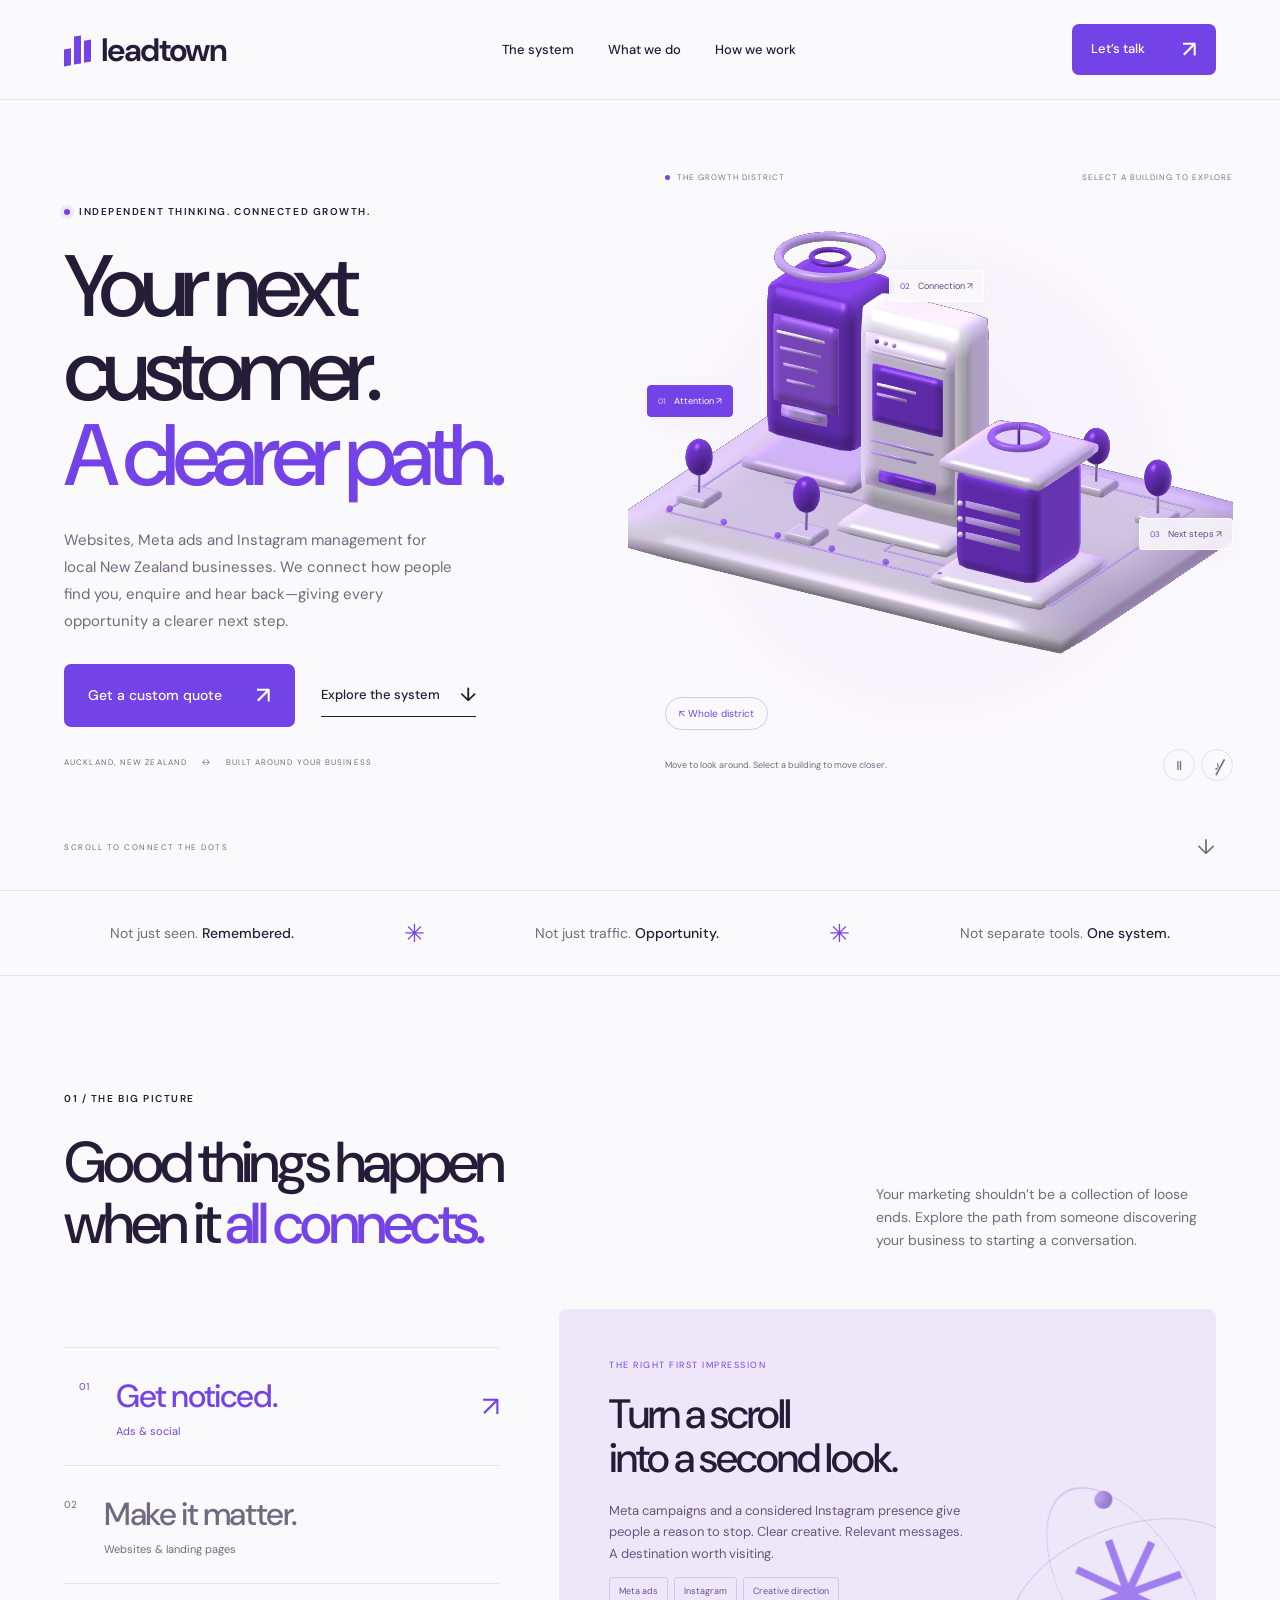
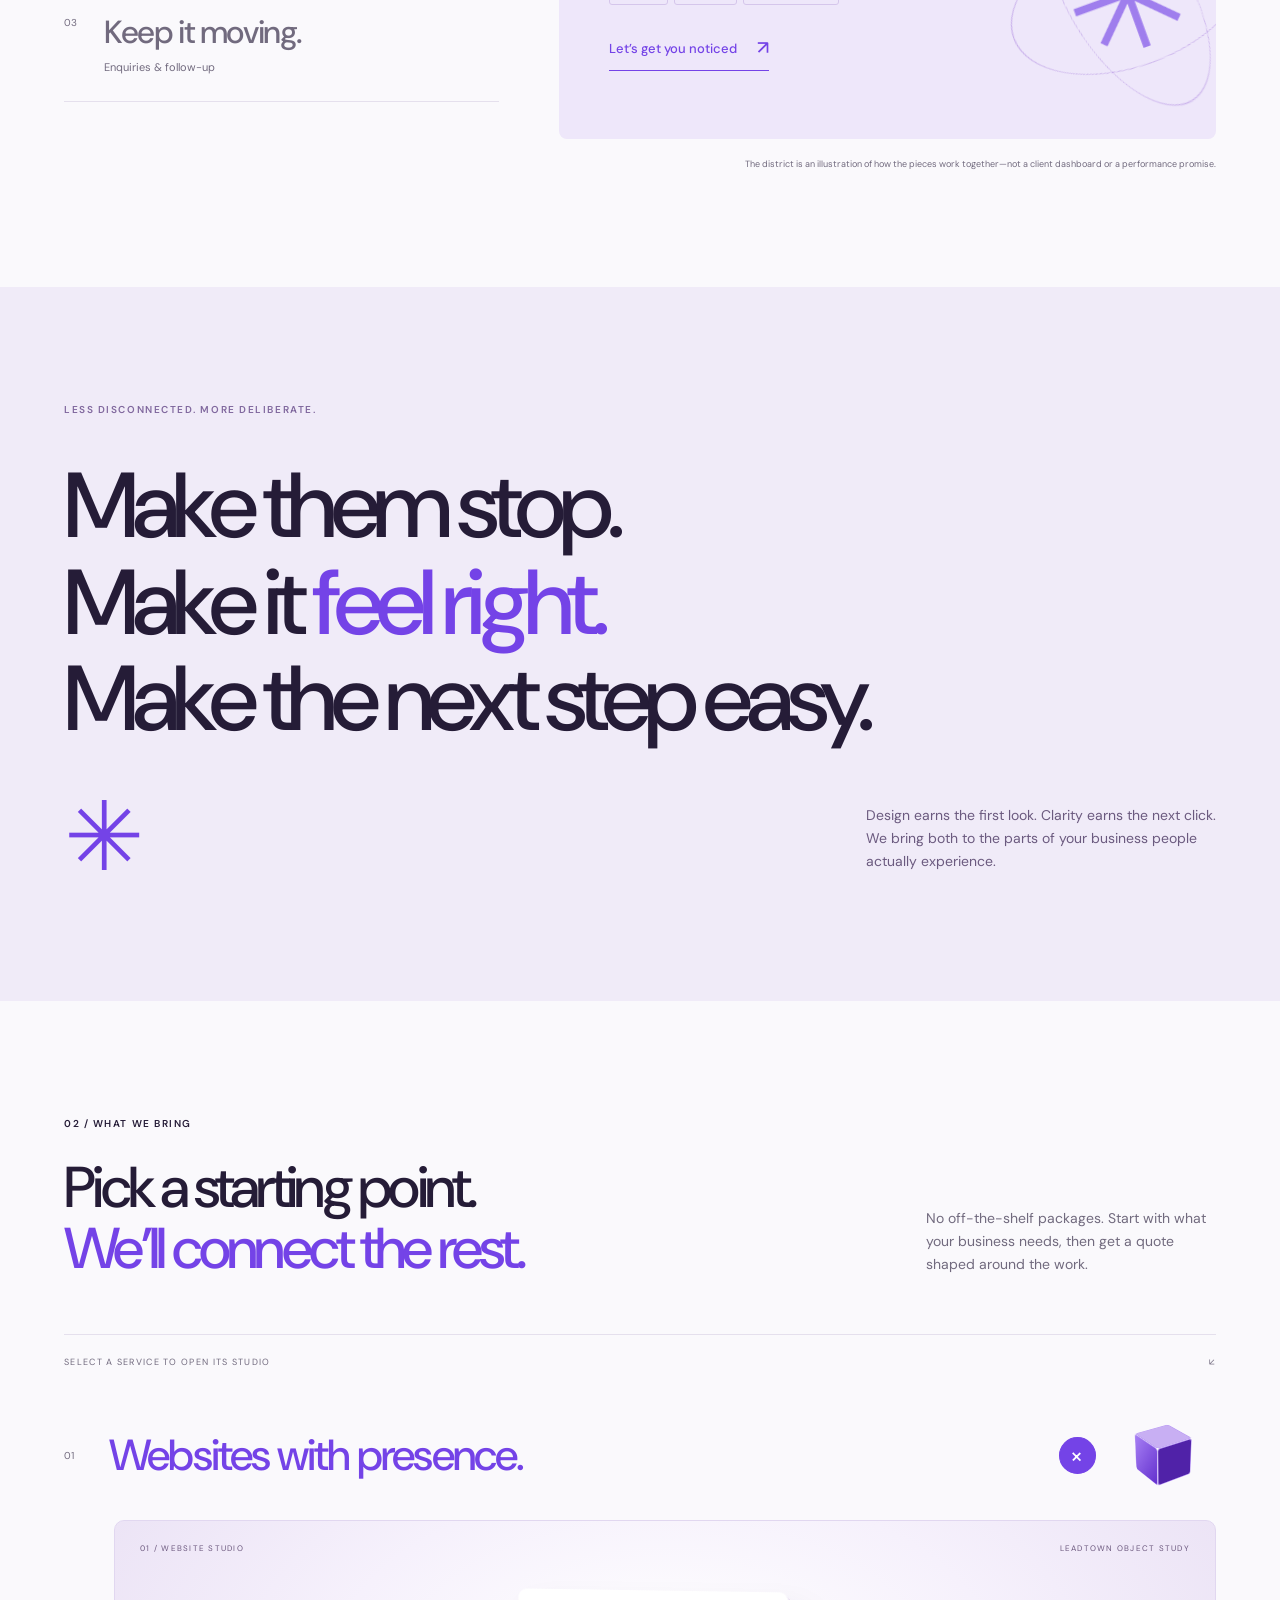
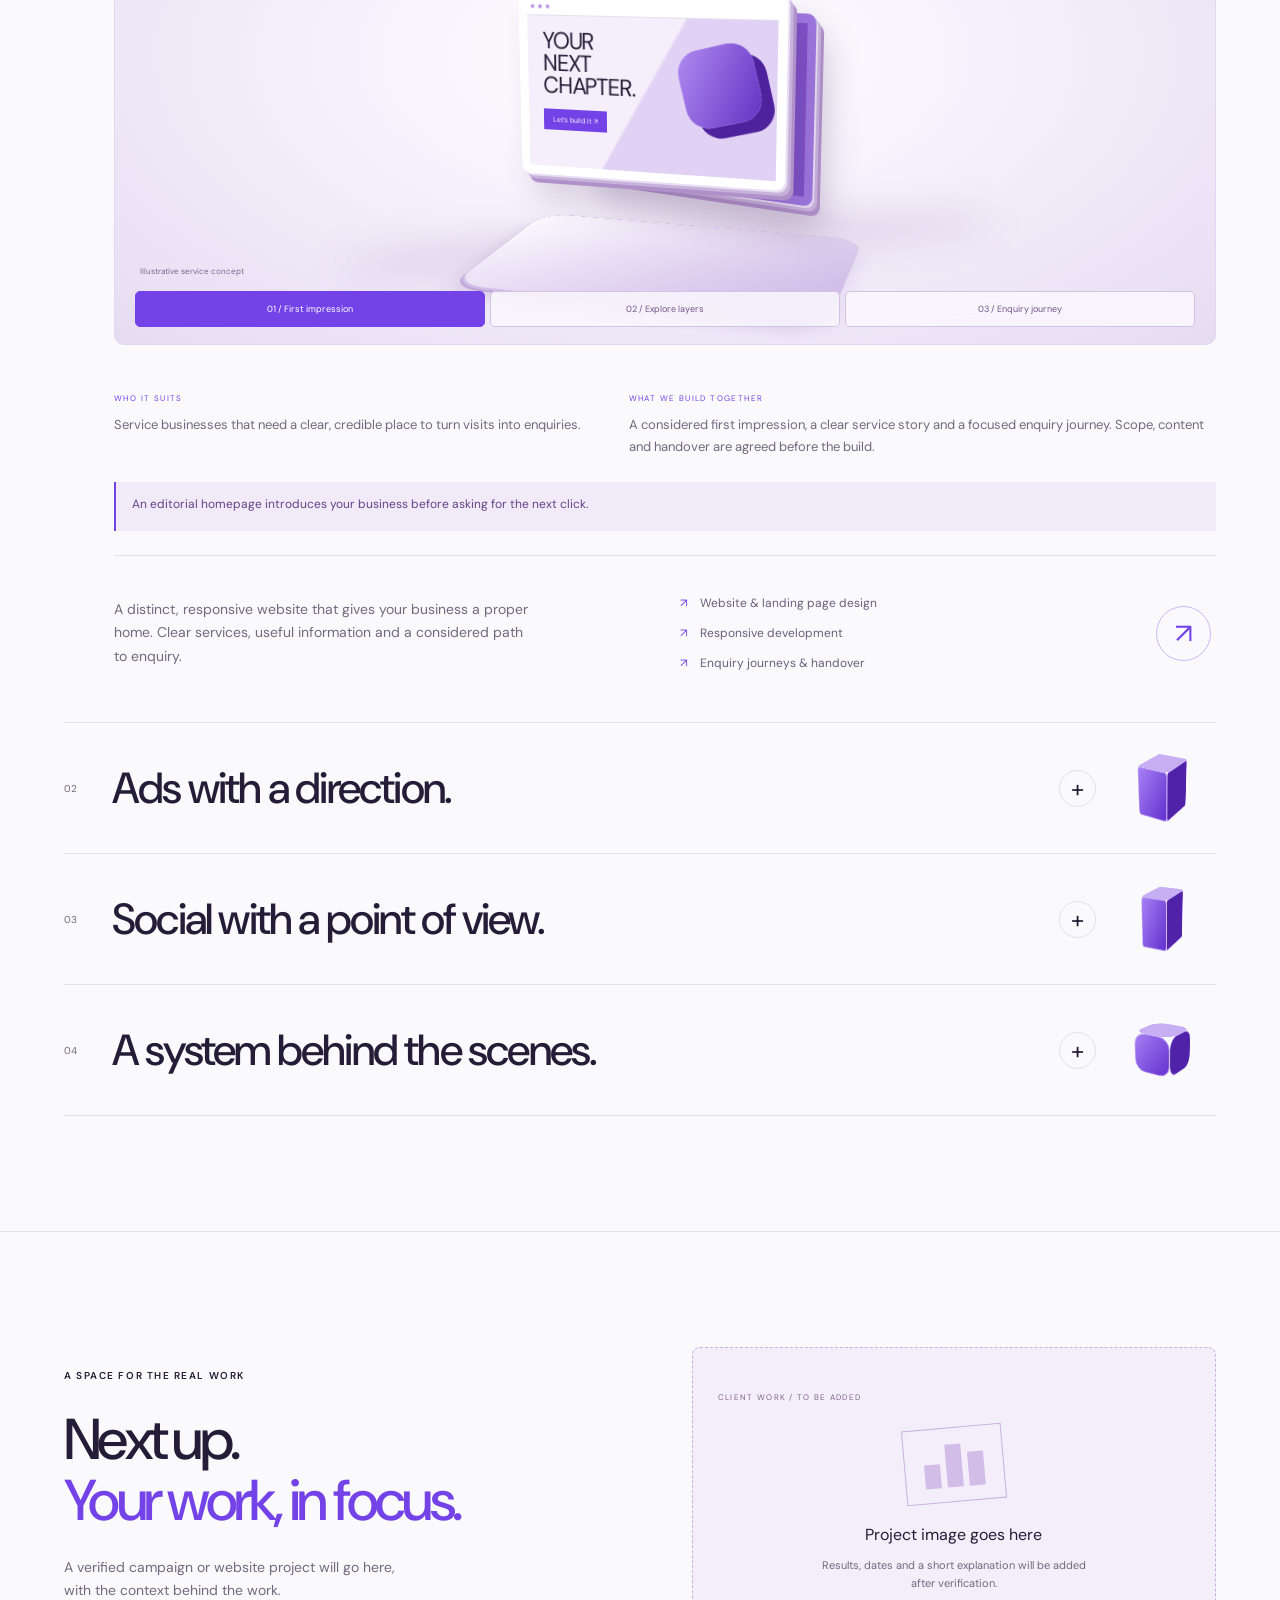
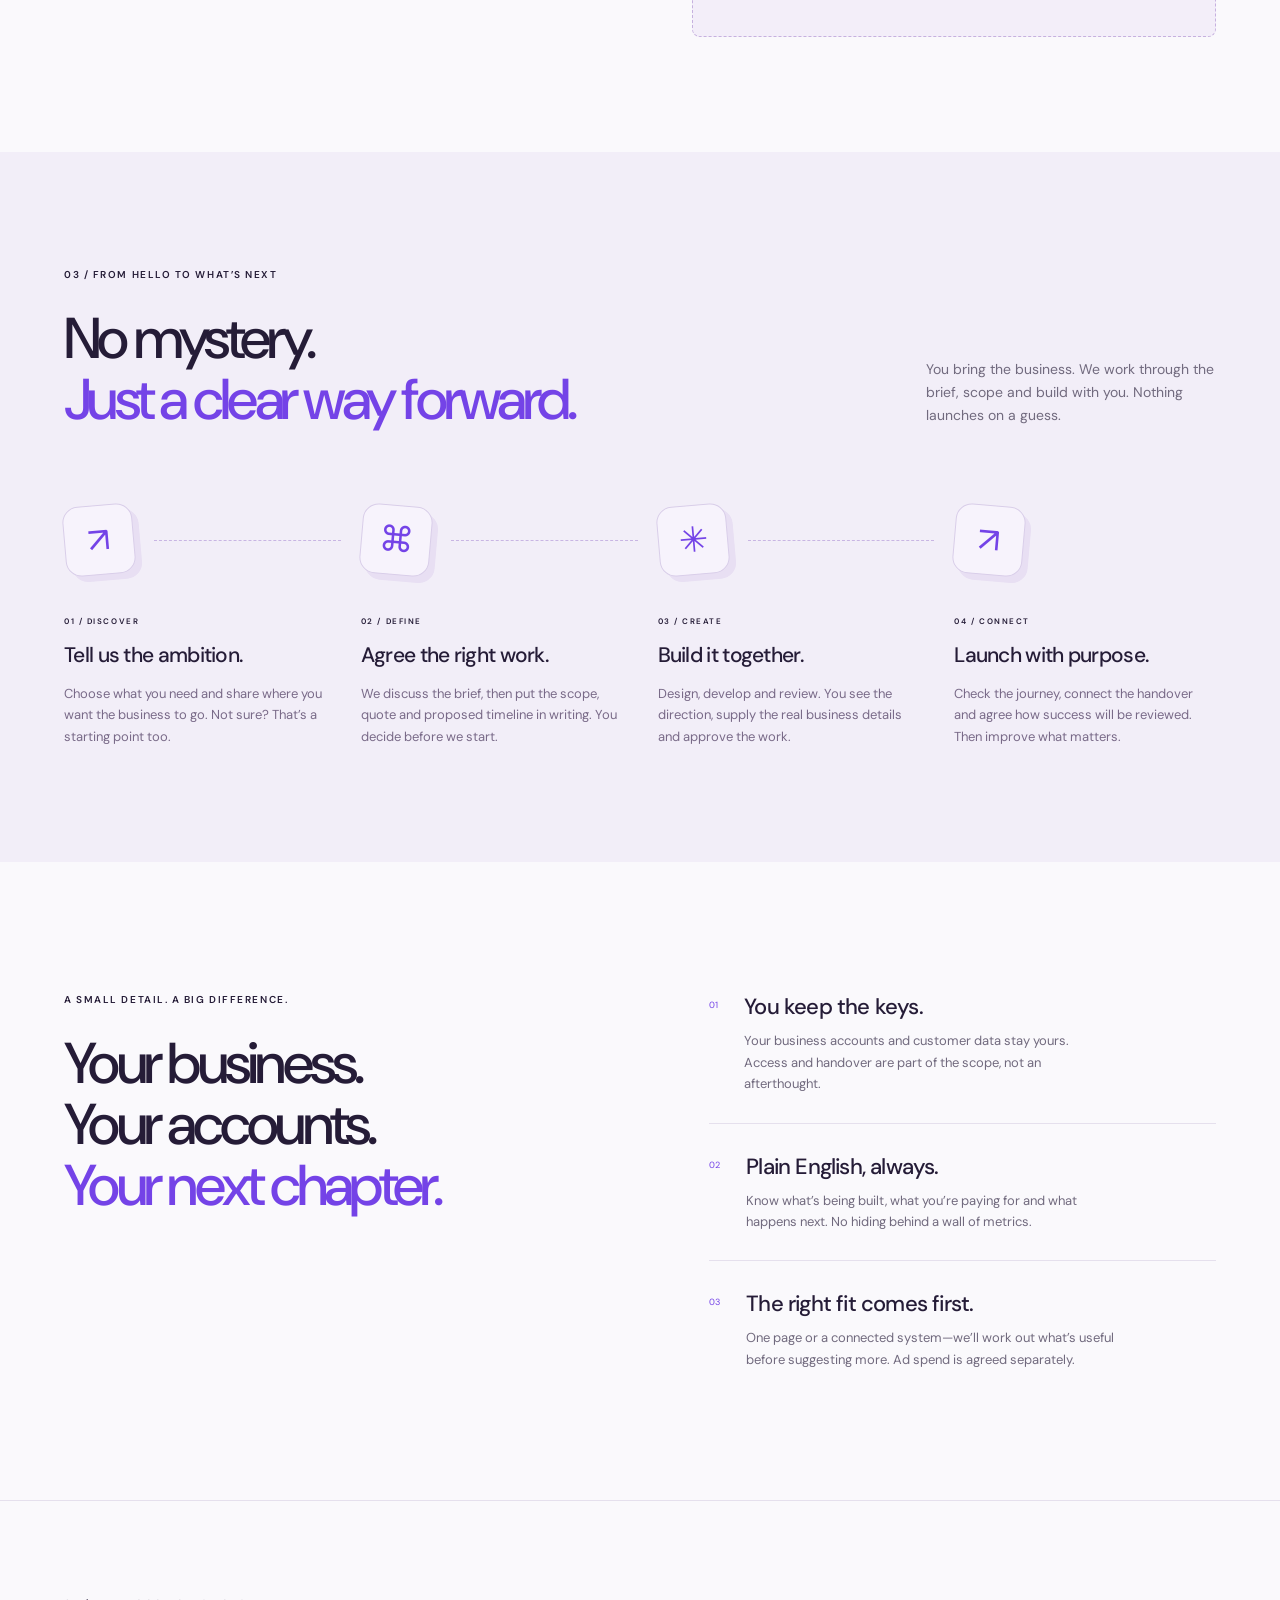
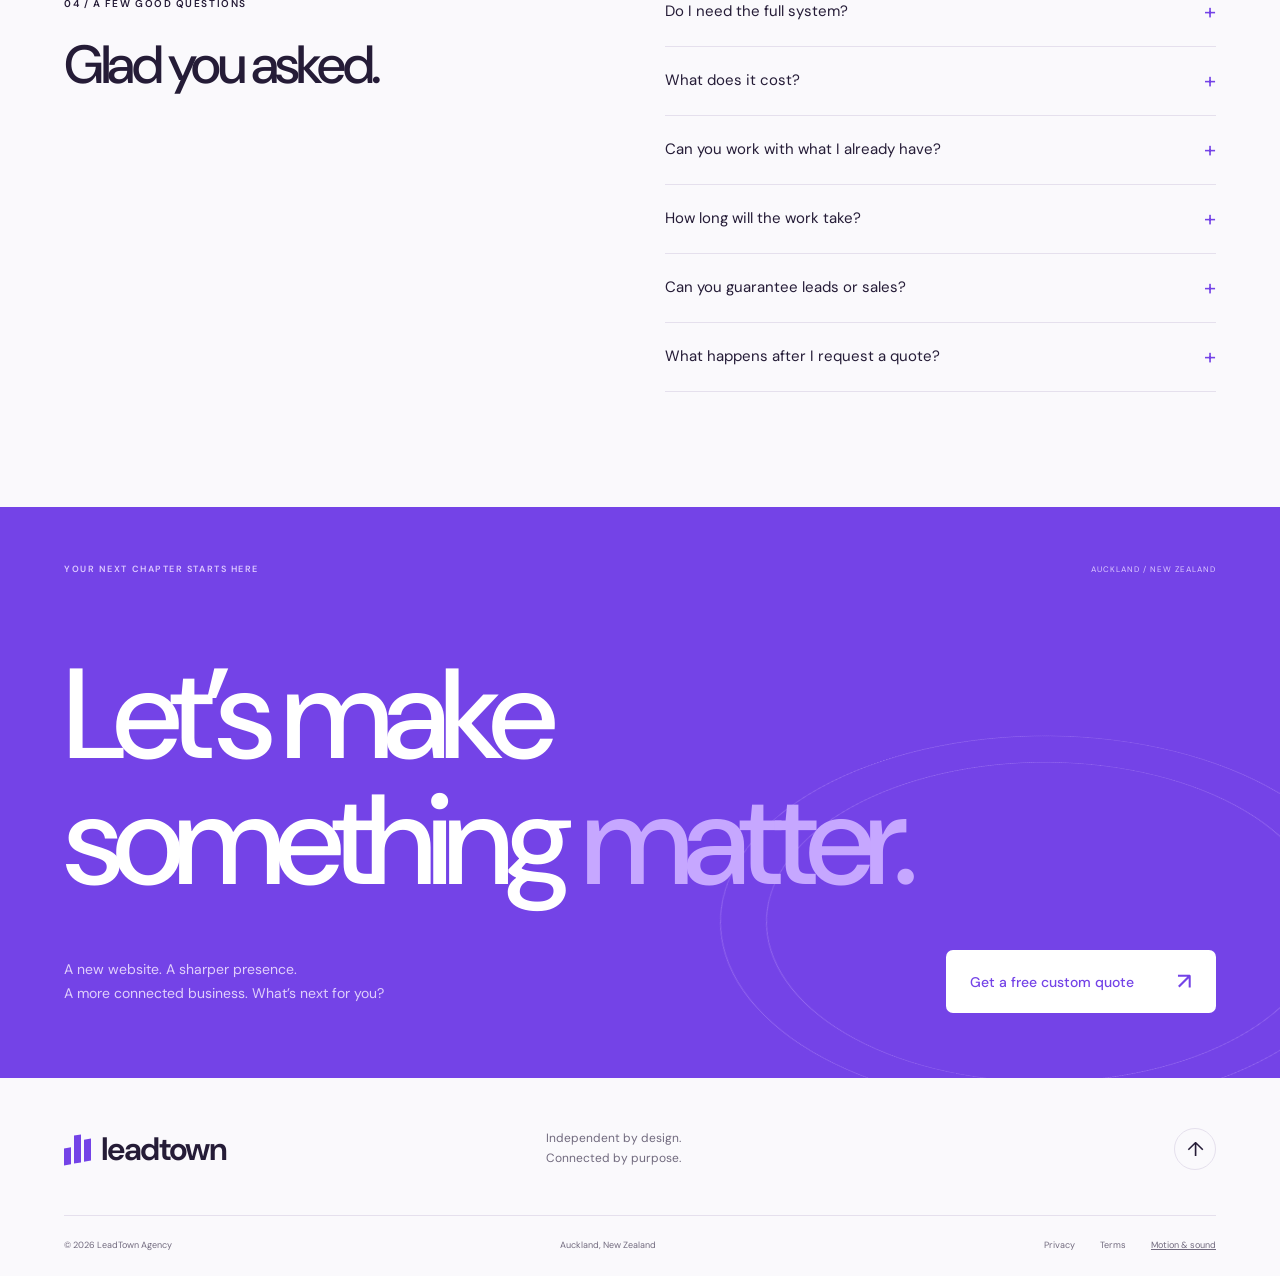
<file: redesign/index.html>
<!doctype html>
<html lang="en-NZ">
<head>
  <meta charset="utf-8"><meta name="viewport" content="width=device-width,initial-scale=1">
  <title>LeadTown — A better-connected business.</title>
  <meta name="description" content="Websites, Meta ads, Instagram management and lead systems. LeadTown connects the pieces so your next customer has a clearer path to you. Auckland, New Zealand.">
  <meta name="theme-color" content="#7443e7"><meta name="robots" content="noindex,nofollow">
  <meta property="og:title" content="LeadTown — A better-connected business."><meta property="og:description" content="Stand-out websites. Thoughtful marketing. One connected growth system.">
  <link rel="icon" href="./mark.svg" type="image/svg+xml"><link rel="stylesheet" href="./styles.css?v=20261025e">
  <script src="./app.js?v=20261025e2" defer></script><script src="./district.js?v=20261025e" defer></script>
</head>
<body id="top">
<a class="skip-link" href="#main">Skip to content</a>
<header class="header">
  <a href="#" class="brand" aria-label="LeadTown home"><span class="brand-icon" aria-hidden="true"><i></i><i></i><i></i></span>leadtown</a>
  <nav class="desktop-nav" aria-label="Main navigation"><a href="#system">The system</a><a href="#services">What we do</a><a href="#process">How we work</a></nav>
  <button class="button small quote-trigger">Let’s talk <span aria-hidden="true">↗</span></button>
  <button class="menu-toggle" aria-expanded="false" aria-controls="mobile-nav" aria-label="Open navigation"><span></span><span></span></button>
</header>
<nav id="mobile-nav" aria-label="Mobile navigation" hidden><a href="#system">The system</a><a href="#services">What we do</a><a href="#process">How we work</a><a href="#faq">Questions</a></nav>
<main id="main">
  <section class="hero" aria-labelledby="hero-title">
    <div class="hero-copy"><p class="eyebrow"><span class="status-dot"></span> INDEPENDENT THINKING. CONNECTED GROWTH.</p>
      <h1 id="hero-title">Your next<br>customer.<br><span>A clearer path.</span></h1>
      <p class="hero-description">Websites, Meta ads and Instagram management for local New Zealand businesses. We connect how people find you, enquire and hear back—giving every opportunity a clearer next step.</p>
      <div class="hero-actions"><button class="button quote-trigger">Get a custom quote <span aria-hidden="true">↗</span></button><a class="text-link" href="#system">Explore the system <span aria-hidden="true">↓</span></a></div>
      <p class="hero-footnote">AUCKLAND, NEW ZEALAND <span>↔</span> BUILT AROUND YOUR BUSINESS</p>
    </div>
    <div class="hero-art" id="district" aria-label="Interactive illustration of the LeadTown growth system">
      <div class="scene-topline"><span><i></i> THE GROWTH DISTRICT</span><span>SELECT A BUILDING TO EXPLORE</span></div>
      <div class="scene-wrap"><img class="district-poster" src="./district.svg" alt="Three connected purple and white architectural forms representing attention, enquiry and follow-up." width="900" height="800"><canvas id="district-canvas" aria-hidden="true"></canvas><button class="scene-label label-ads active" data-stage="0" aria-pressed="true" aria-controls="stage-detail"><span>01</span> Attention ↗</button><button class="scene-label label-web" data-stage="1" aria-pressed="false" aria-controls="stage-detail"><span>02</span> Connection ↗</button><button class="scene-label label-lead" data-stage="2" aria-pressed="false" aria-controls="stage-detail"><span>03</span> Next steps ↗</button></div>
      <button class="scene-reset" id="scene-reset" aria-label="Return to the whole district">↖ Whole district</button><div class="scene-toolbar"><span id="scene-hint">Move to look around. Select a building to move closer.</span><div><button id="motion-toggle" aria-pressed="false" aria-label="Pause scene motion" title="Pause scene motion">Ⅱ</button><button id="sound-toggle" aria-pressed="false" aria-label="Enable sound" title="Enable sound">♪<span class="sound-slash">/</span></button></div></div>

      <aside class="scene-inspector" id="scene-inspector" aria-labelledby="scene-panel-title" hidden><div class="inspector-top"><span class="eyebrow" id="scene-panel-kicker"></span><button id="scene-panel-close" aria-label="Close service overview">×</button></div><h3 id="scene-panel-title"></h3><p id="scene-panel-copy"></p><div class="inspector-actions"><button class="text-link quote-trigger" id="scene-panel-quote" data-service="Meta ads">Get a custom quote <span aria-hidden="true">↗</span></button><a class="inspector-explore" id="scene-panel-explore" href="#service-ads">Open the studio ↓</a></div></aside>
    </div>
    <a class="scroll-note" href="#system"><span>SCROLL TO CONNECT THE DOTS</span><span aria-hidden="true">↓</span></a>
  </section>
  <div class="principle-strip"><span>Not just seen. <b>Remembered.</b></span><i>✳</i><span>Not just traffic. <b>Opportunity.</b></span><i>✳</i><span>Not separate tools. <b>One system.</b></span></div>
  <section class="system section-pad" id="system">
    <div class="section-intro"><p class="eyebrow">01 / THE BIG PICTURE</p><h2>Good things happen<br>when it <em>all connects.</em></h2><p>Your marketing shouldn’t be a collection of loose ends. Explore the path from someone discovering your business to starting a conversation.</p></div>
    <div class="system-explorer"><div class="stage-list" role="group" aria-label="Explore the growth system">
      <button class="stage active" data-stage="0" aria-pressed="true" aria-controls="stage-detail"><span class="stage-number">01</span><span><strong>Get noticed.</strong><small>Ads & social</small></span><span class="stage-arrow" aria-hidden="true">↗</span></button>
      <button class="stage" data-stage="1" aria-pressed="false" aria-controls="stage-detail"><span class="stage-number">02</span><span><strong>Make it matter.</strong><small>Websites & landing pages</small></span><span class="stage-arrow" aria-hidden="true">↗</span></button>
      <button class="stage" data-stage="2" aria-pressed="false" aria-controls="stage-detail"><span class="stage-number">03</span><span><strong>Keep it moving.</strong><small>Enquiries & follow-up</small></span><span class="stage-arrow" aria-hidden="true">↗</span></button>
    </div><div class="stage-detail" id="stage-detail" aria-live="polite" aria-atomic="true"><span class="detail-kicker" id="stage-kicker">THE RIGHT FIRST IMPRESSION</span><h3 id="stage-heading">Turn a scroll<br>into a second look.</h3><p id="stage-copy">Meta campaigns and a considered Instagram presence give people a reason to stop. Clear creative. Relevant messages. A destination worth visiting.</p><div class="detail-chips" id="stage-chips"><span>Meta ads</span><span>Instagram</span><span>Creative direction</span></div><button class="text-link quote-trigger" id="stage-cta" data-service="Meta ads">Let’s get you noticed <span aria-hidden="true">↗</span></button><div class="detail-visual" aria-hidden="true"><div class="orbit orbit-a"></div><div class="orbit orbit-b"></div><span class="orbit-core">✳</span><div class="orbit-point"></div></div></div></div>
    <p class="system-caption">The district is an illustration of how the pieces work together—not a client dashboard or a performance promise.</p>
  </section>
  <section class="manifesto section-pad"><p class="eyebrow">LESS DISCONNECTED. MORE DELIBERATE.</p><h2>Make them stop.<br>Make it <span>feel right.</span><br>Make the next step easy.</h2><div class="manifesto-bottom"><span class="asterisk" aria-hidden="true">✳</span><p>Design earns the first look. Clarity earns the next click. We bring both to the parts of your business people actually experience.</p></div></section>
  <section class="services section-pad" id="services"><div class="section-heading"><div><p class="eyebrow">02 / WHAT WE BRING</p><h2>Pick a starting point.<br><em>We’ll connect the rest.</em></h2></div><p>No off-the-shelf packages. Start with what your business needs, then get a quote shaped around the work.</p></div>
    <p class="service-instruction">SELECT A SERVICE TO OPEN ITS STUDIO <span aria-hidden="true">↙</span></p><div class="service-rows">
      <details id="service-web" class="service-row studio-web" open><summary><span>01</span><h3>Websites with presence.</h3><span class="service-toggle" aria-hidden="true">+</span><span class="studio-preview" aria-hidden="true"><span class="preview-cube"><i></i><i></i><i></i></span></span></summary><div class="service-content"><div class="service-model model-web" aria-label="Website illustrative 3D model"><div class="studio-caption"><span>01 / WEBSITE STUDIO</span><span>LEADTOWN OBJECT STUDY</span></div><div class="model-space" aria-hidden="true"><div class="model-screen"><div class="mini-browser"><i></i><i></i><i></i></div><div class="mini-site"><span>YOUR<br>NEXT<br>CHAPTER.</span><b>Let’s build it ↗</b></div></div><div class="model-screen screen-back"></div><div class="model-plinth"></div></div><span class="model-caption">Illustrative service concept</span><div class="model-controls" role="group" aria-label="Website model views"><button type="button" data-model-view="0" aria-pressed="true">01 / First impression</button><button type="button" data-model-view="1" aria-pressed="false">02 / Explore layers</button><button type="button" data-model-view="2" aria-pressed="false">03 / Enquiry journey</button></div></div><div class="service-brief"><div><span class="brief-label">WHO IT SUITS</span><p>Service businesses that need a clear, credible place to turn visits into enquiries.</p></div><div><span class="brief-label">WHAT WE BUILD TOGETHER</span><p>A considered first impression, a clear service story and a focused enquiry journey. Scope, content and handover are agreed before the build.</p></div><p class="model-explanation" aria-live="polite">An editorial homepage introduces your business before asking for the next click.</p></div><p>A distinct, responsive website that gives your business a proper home. Clear services, useful information and a considered path to enquiry.</p><ul><li>Website & landing page design</li><li>Responsive development</li><li>Enquiry journeys & handover</li></ul><button class="round-link quote-trigger" data-service="Website or landing page" aria-label="Get a website quote">↗</button></div></details>
      <details id="service-ads" class="service-row studio-ads"><summary><span>02</span><h3>Ads with a direction.</h3><span class="service-toggle" aria-hidden="true">+</span><span class="studio-preview" aria-hidden="true"><span class="preview-cube"><i></i><i></i><i></i></span></span></summary><div class="service-content"><div class="service-model model-ads" aria-label="Meta ads illustrative 3D model"><div class="studio-caption"><span>02 / CAMPAIGN STUDIO</span><span>LEADTOWN OBJECT STUDY</span></div><div class="model-space" aria-hidden="true"><div class="ad-board board-one"><span>MAKE<br>THEM<br>LOOK.</span><b>Creative / 01</b></div><div class="ad-board board-two"><span>A different<br>angle.</span><b>Creative / 02</b></div><div class="ad-board board-three"><span>YOUR<br>BUSINESS.</span><b>Creative / 03</b></div><div class="model-plinth"></div></div><span class="model-caption">Illustrative service concept</span><div class="model-controls" role="group" aria-label="Meta ads model views"><button type="button" data-model-view="0" aria-pressed="true">01 / Creative direction</button><button type="button" data-model-view="1" aria-pressed="false">02 / Test the angles</button><button type="button" data-model-view="2" aria-pressed="false">03 / Review the journey</button></div></div><div class="service-brief"><div><span class="brief-label">WHO IT SUITS</span><p>Businesses ready to test paid acquisition with a defined budget and an offer people can act on.</p></div><div><span class="brief-label">WHAT WE BUILD TOGETHER</span><p>Audience and campaign setup, a creative testing direction and reporting around useful actions. Ad spend is separate from management and production.</p></div><p class="model-explanation" aria-live="polite">A clear message and visual idea give each ad a reason to exist.</p></div><p>Meta ads built around a defined audience and a clear action. Test creative, review enquiry quality, and make the next decision with useful information.</p><ul><li>Facebook & Instagram campaigns</li><li>Creative concepts & testing</li><li>Tracking & reporting</li></ul><button class="round-link quote-trigger" data-service="Meta ads" aria-label="Get a Meta ads quote">↗</button></div></details>
      <details id="service-social" class="service-row studio-social"><summary><span>03</span><h3>Social with a point of view.</h3><span class="service-toggle" aria-hidden="true">+</span><span class="studio-preview" aria-hidden="true"><span class="preview-cube"><i></i><i></i><i></i></span></span></summary><div class="service-content"><div class="service-model model-social" aria-label="Instagram illustrative 3D model"><div class="studio-caption"><span>03 / SOCIAL STUDIO</span><span>LEADTOWN OBJECT STUDY</span></div><div class="model-space" aria-hidden="true"><div class="social-phone"><div class="phone-camera"></div><span>A point<br>of view.</span><div class="social-grid"><i></i><i></i><i></i><i></i><i></i><i></i></div></div><div class="social-tile tile-one">Stories<br>worth telling.</div><div class="social-tile tile-two">Made<br>for you.</div><div class="model-plinth"></div></div><span class="model-caption">Illustrative service concept</span><div class="model-controls" role="group" aria-label="Instagram model views"><button type="button" data-model-view="0" aria-pressed="true">01 / Brand presence</button><button type="button" data-model-view="1" aria-pressed="false">02 / Content layers</button><button type="button" data-model-view="2" aria-pressed="false">03 / Next action</button></div></div><div class="service-brief"><div><span class="brief-label">WHO IT SUITS</span><p>Businesses that need a consistent presence and have real stories, products or work to share.</p></div><div><span class="brief-label">WHAT WE BUILD TOGETHER</span><p>Profile direction, a useful content plan and agreed management responsibilities. Photography, filming and production are scoped around what you can supply.</p></div><p class="model-explanation" aria-live="polite">Your profile should feel unmistakably like your business.</p></div><p>An Instagram presence that feels like your business—not a content calendar filled for the sake of it. A coherent visual direction and something worth saying.</p><ul><li>Instagram planning & management</li><li>Content direction & production scope</li><li>Profile & journey review</li></ul><button class="round-link quote-trigger" data-service="Instagram management" aria-label="Get an Instagram quote">↗</button></div></details>
      <details id="service-system" class="service-row studio-system"><summary><span>04</span><h3>A system behind the scenes.</h3><span class="service-toggle" aria-hidden="true">+</span><span class="studio-preview" aria-hidden="true"><span class="preview-cube"><i></i><i></i><i></i></span></span></summary><div class="service-content"><div class="service-model model-system" aria-label="Growth system illustrative 3D model"><div class="studio-caption"><span>04 / CONNECTION STUDIO</span><span>LEADTOWN OBJECT STUDY</span></div><div class="model-space" aria-hidden="true"><div class="pipeline-node node-one"><i></i><span>Enquiry</span></div><div class="pipeline-node node-two"><i></i><span>Follow-up</span></div><div class="pipeline-node node-three"><i></i><span>Next step</span></div><div class="pipeline-path"></div><div class="model-plinth"></div></div><span class="model-caption">Illustrative service concept</span><div class="model-controls" role="group" aria-label="Growth system model views"><button type="button" data-model-view="0" aria-pressed="true">01 / New enquiry</button><button type="button" data-model-view="1" aria-pressed="false">02 / Connected handover</button><button type="button" data-model-view="2" aria-pressed="false">03 / Follow-up</button></div></div><div class="service-brief"><div><span class="brief-label">WHO IT SUITS</span><p>Teams getting enquiries across several channels and needing a clearer handover.</p></div><div><span class="brief-label">WHAT WE BUILD TOGETHER</span><p>Map the enquiry journey, agree the CRM setup and connect the next action. Booking tools and automations depend on your actual workflow and access.</p></div><p class="model-explanation" aria-live="polite">An enquiry needs an agreed destination, not another forgotten inbox.</p></div><p>Give enquiries a clear place to go. Connect the page, the handover and your follow-up process so your team knows what happens next.</p><ul><li>CRM & lead tracking</li><li>Lead handover & notifications</li><li>Connected growth systems</li></ul><button class="round-link quote-trigger" data-service="Full growth system" aria-label="Get a growth system quote">↗</button></div></details>
    </div>
  </section>
<section class="proof-slot section-pad" id="work"><div><p class="eyebrow">A SPACE FOR THE REAL WORK</p><h2>Next up.<br><em>Your work, in focus.</em></h2><p>A verified campaign or website project will go here, with the context behind the work.</p></div><div class="proof-frame"><span>CLIENT WORK / TO BE ADDED</span><div class="proof-outline" aria-hidden="true"><i></i><i></i><i></i></div><p>Project image goes here</p><small>Results, dates and a short explanation will be added after verification.</small></div></section>
  <section class="process section-pad" id="process"><div class="section-heading"><div><p class="eyebrow">03 / FROM HELLO TO WHAT’S NEXT</p><h2>No mystery.<br><em>Just a clear way forward.</em></h2></div><p>You bring the business. We work through the brief, scope and build with you. Nothing launches on a guess.</p></div><div class="process-track"><article><div class="process-symbol" aria-hidden="true">↗</div><span class="eyebrow">01 / DISCOVER</span><h3>Tell us the ambition.</h3><p>Choose what you need and share where you want the business to go. Not sure? That’s a starting point too.</p></article><article><div class="process-symbol" aria-hidden="true">⌘</div><span class="eyebrow">02 / DEFINE</span><h3>Agree the right work.</h3><p>We discuss the brief, then put the scope, quote and proposed timeline in writing. You decide before we start.</p></article><article><div class="process-symbol" aria-hidden="true">✳</div><span class="eyebrow">03 / CREATE</span><h3>Build it together.</h3><p>Design, develop and review. You see the direction, supply the real business details and approve the work.</p></article><article><div class="process-symbol" aria-hidden="true">↗</div><span class="eyebrow">04 / CONNECT</span><h3>Launch with purpose.</h3><p>Check the journey, connect the handover and agree how success will be reviewed. Then improve what matters.</p></article></div></section>
  <section class="beliefs section-pad"><div><p class="eyebrow">A SMALL DETAIL. A BIG DIFFERENCE.</p><h2>Your business.<br>Your accounts.<br><em>Your next chapter.</em></h2></div><div class="belief-list"><article><span>01</span><div><h3>You keep the keys.</h3><p>Your business accounts and customer data stay yours. Access and handover are part of the scope, not an afterthought.</p></div></article><article><span>02</span><div><h3>Plain English, always.</h3><p>Know what’s being built, what you’re paying for and what happens next. No hiding behind a wall of metrics.</p></div></article><article><span>03</span><div><h3>The right fit comes first.</h3><p>One page or a connected system—we’ll work out what’s useful before suggesting more. Ad spend is agreed separately.</p></div></article></div></section>
  <section class="faq section-pad" id="faq"><div><p class="eyebrow">04 / A FEW GOOD QUESTIONS</p><h2>Glad you asked.</h2></div><div class="faq-list"><details><summary>Do I need the full system?<span aria-hidden="true">+</span></summary><p>No. Start with a website, Meta ads, Instagram management or lead tracking. We’ll discuss whether anything else is needed and quote only for the agreed scope.</p></details><details><summary>What does it cost?<span aria-hidden="true">+</span></summary><p>Each project is quoted individually. The brief, deliverables, complexity and ongoing support determine the price. Any ad spend or third-party costs are separated before you approve.</p></details><details><summary>Can you work with what I already have?<span aria-hidden="true">+</span></summary><p>Yes, we can review your existing setup first. What can be retained depends on platform access, the condition of the build and what the project needs to achieve.</p></details><details><summary>How long will the work take?<span aria-hidden="true">+</span></summary><p>We confirm a proposed timeline after understanding the scope and what access or content is needed. You’ll know the milestones and approval points before work begins.</p></details><details><summary>Can you guarantee leads or sales?<span aria-hidden="true">+</span></summary><p>No. Outcomes depend on your market, offer, budget and follow-up as well as the work itself. We agree useful measures and report honestly rather than promising a number.</p></details><details><summary>What happens after I request a quote?<span aria-hidden="true">+</span></summary><p>The quote builder prepares your brief. You can review and send it through WhatsApp to start a conversation. We clarify the details before preparing a written quote. It doesn’t book a meeting or commit you to a purchase.</p></details></div></section>
  <section class="closing section-pad" id="contact"><div class="closing-top"><p class="eyebrow">YOUR NEXT CHAPTER STARTS HERE</p><span>AUCKLAND / NEW ZEALAND</span></div><h2>Let’s make<br>something <em>matter.</em></h2><div class="closing-bottom"><p>A new website. A sharper presence.<br>A more connected business. What’s next for you?</p><button class="button button-white quote-trigger">Get a free custom quote <span aria-hidden="true">↗</span></button></div><div class="closing-orbit" aria-hidden="true"></div></section>
</main>
<footer><div class="footer-top"><a href="#" class="brand"><span class="brand-icon" aria-hidden="true"><i></i><i></i><i></i></span>leadtown</a><p>Independent by design.<br>Connected by purpose.</p><a href="#top" class="back-top" aria-label="Back to top">↑</a></div><div class="footer-bottom"><span>© 2026 LeadTown Agency</span><span>Auckland, New Zealand</span><div><a href="./privacy.html">Privacy</a><a href="./terms.html">Terms</a><button class="text-button" id="preferences">Motion & sound</button></div></div></footer>
<dialog id="quote-dialog" aria-labelledby="quote-title"><div class="quote-header"><span class="eyebrow">LET’S BUILD YOUR BRIEF</span><button class="close-dialog" aria-label="Close quote builder">×</button></div><div class="quote-progress" aria-label="Quote progress"><span class="active"></span><span></span><span></span></div><form id="quote-form"><section class="quote-step" data-step="0"><p class="step-caption">01 / THE STARTING POINT</p><h2 id="quote-title">What are we<br>building next?</h2><p>Select one or a few. We’ll shape the scope together.</p><fieldset class="service-options"><legend class="sr-only">Services you’re interested in</legend><label><input type="checkbox" name="service" value="Website or landing page"><span>Website or landing page <b>↗</b></span></label><label><input type="checkbox" name="service" value="Meta ads"><span>Meta ads <b>↗</b></span></label><label><input type="checkbox" name="service" value="Instagram management"><span>Instagram management <b>↗</b></span></label><label><input type="checkbox" name="service" value="CRM & lead tracking"><span>CRM & lead tracking <b>↗</b></span></label><label><input type="checkbox" name="service" value="Full growth system"><span>Full growth system <b>✳</b></span></label><label><input type="checkbox" name="service" value="Help me decide"><span>Help me decide <b>↗</b></span></label></fieldset></section><section class="quote-step" data-step="1" hidden><p class="step-caption">02 / A LITTLE CONTEXT</p><h2>Your business.<br>Your ambition.</h2><div class="form-grid"><label>Your name <input name="name" autocomplete="name" maxlength="100" required placeholder="First and last name"></label><label>Business name <input name="business" autocomplete="organization" maxlength="150" required placeholder="Your business"></label></div><label>Email <input name="email" type="email" autocomplete="email" maxlength="180" required placeholder="you@yourbusiness.co.nz"></label><label>Website or Instagram <span class="optional">optional</span><input name="website" type="text" maxlength="200" placeholder="Your URL or @handle"></label><label>What would you like to change? <textarea name="goal" maxlength="2000" required rows="3" placeholder="Tell us what you do, who you help and what you want to improve."></textarea></label><div class="form-grid"><label>Ideal timing<select name="timing"><option>Let’s discuss</option><option>As soon as practical</option><option>Within 1–2 months</option><option>Planning ahead</option></select></label><label>Project budget <span class="optional">optional, NZD</span><select name="budget"><option>Let’s discuss</option><option>Under $2,000</option><option>$2,000–$5,000</option><option>$5,000–$10,000</option><option>$10,000+</option></select></label></div></section><section class="quote-step" data-step="2" hidden><p class="step-caption">03 / REVIEW & SEND</p><h2>A clear brief.<br>A better beginning.</h2><p>Check your details before sharing them with LeadTown.</p><pre id="brief-preview"></pre><label class="consent"><input type="checkbox" id="quote-consent" required><span>I agree to share these details so LeadTown can respond to my enquiry. <a href="./privacy.html" target="_blank" rel="noopener">Privacy policy ↗</a></span></label><p class="send-notice">Your brief has not been sent. The button below opens WhatsApp with a prepared message—you still need to press Send there. No meeting is booked automatically.</p><a class="button whatsapp-send" id="whatsapp-send" aria-disabled="true" target="_blank" rel="noopener noreferrer">Continue to WhatsApp <span aria-hidden="true">↗</span></a><button type="button" class="text-link" id="copy-brief">Copy brief instead <span aria-hidden="true">↗</span></button><p class="copy-status" role="status" id="copy-status"></p></section><p id="form-error" role="alert"></p><div class="quote-controls"><button type="button" class="text-link" id="quote-back" hidden>← Back</button><span id="step-count">01 / 03</span><button type="button" class="button" id="quote-next">Continue <span aria-hidden="true">→</span></button></div></form></dialog>
<noscript><div class="no-script">The interactive scene and quote builder need JavaScript. You can still explore our services and <a href="https://wa.me/64223905211" rel="noreferrer">contact LeadTown on WhatsApp</a>.</div></noscript>
</body></html>
</file>
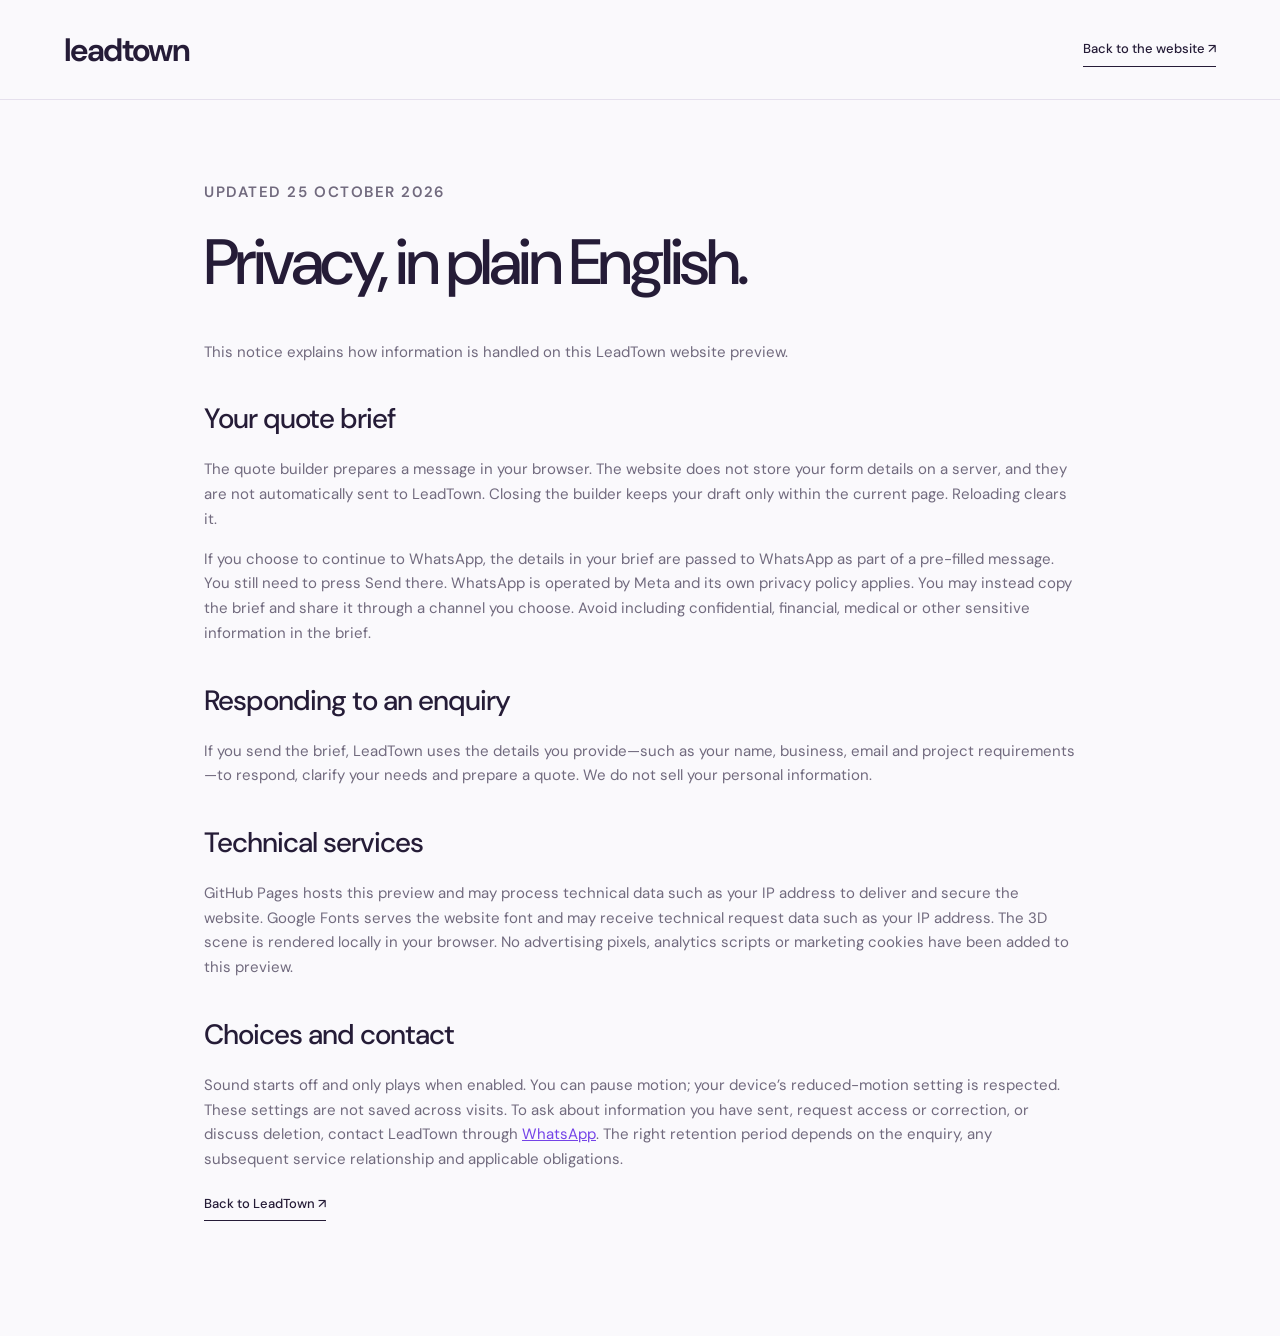
<file: redesign/privacy.html>
<!doctype html><html lang="en-NZ"><head><meta charset="utf-8"><meta name="viewport" content="width=device-width,initial-scale=1"><meta name="robots" content="noindex,nofollow"><title>Privacy — LeadTown</title><link rel="icon" href="./mark.svg"><link rel="stylesheet" href="./styles.css"></head><body><header class="header"><a class="brand" href="./">leadtown</a><a class="text-link" href="./">Back to the website ↗</a></header><main class="section-pad legal"><p class="eyebrow">UPDATED 25 OCTOBER 2026</p><h1>Privacy, in plain English.</h1><p>This notice explains how information is handled on this LeadTown website preview.</p><h2>Your quote brief</h2><p>The quote builder prepares a message in your browser. The website does not store your form details on a server, and they are not automatically sent to LeadTown. Closing the builder keeps your draft only within the current page. Reloading clears it.</p><p>If you choose to continue to WhatsApp, the details in your brief are passed to WhatsApp as part of a pre-filled message. You still need to press Send there. WhatsApp is operated by Meta and its own privacy policy applies. You may instead copy the brief and share it through a channel you choose. Avoid including confidential, financial, medical or other sensitive information in the brief.</p><h2>Responding to an enquiry</h2><p>If you send the brief, LeadTown uses the details you provide—such as your name, business, email and project requirements—to respond, clarify your needs and prepare a quote. We do not sell your personal information.</p><h2>Technical services</h2><p>GitHub Pages hosts this preview and may process technical data such as your IP address to deliver and secure the website. Google Fonts serves the website font and may receive technical request data such as your IP address. The 3D scene is rendered locally in your browser. No advertising pixels, analytics scripts or marketing cookies have been added to this preview.</p><h2>Choices and contact</h2><p>Sound starts off and only plays when enabled. You can pause motion; your device’s reduced-motion setting is respected. These settings are not saved across visits. To ask about information you have sent, request access or correction, or discuss deletion, contact LeadTown through <a href="https://wa.me/64223905211" rel="noreferrer">WhatsApp</a>. The right retention period depends on the enquiry, any subsequent service relationship and applicable obligations.</p><a class="text-link" href="./">Back to LeadTown ↗</a></main></body></html>
</file>
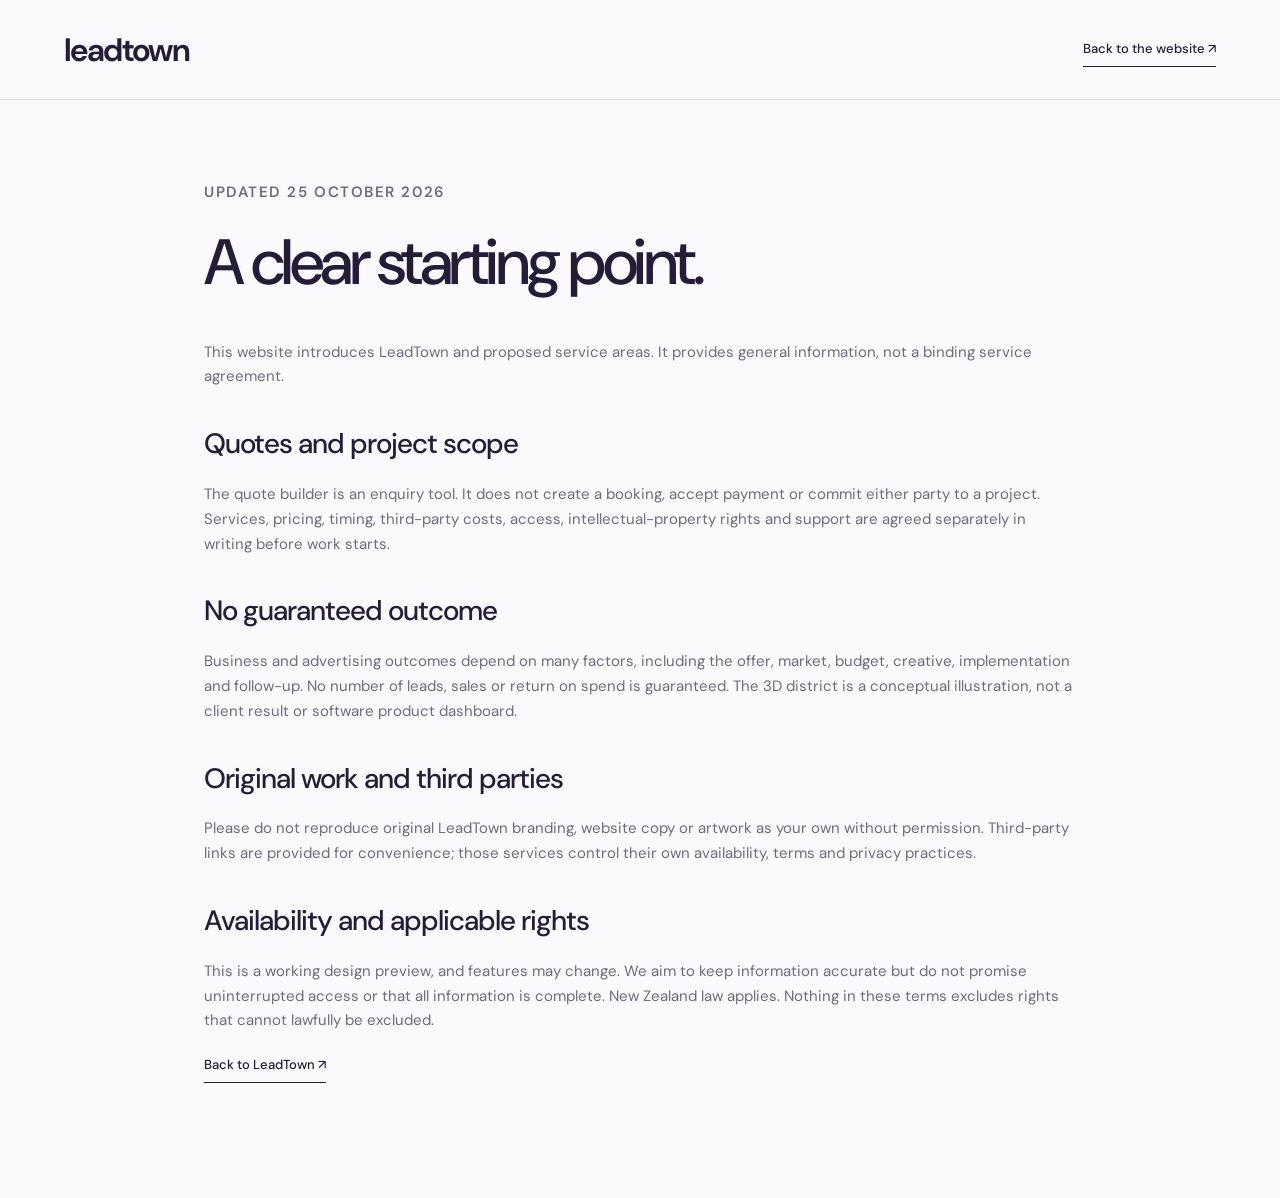
<file: redesign/terms.html>
<!doctype html><html lang="en-NZ"><head><meta charset="utf-8"><meta name="viewport" content="width=device-width,initial-scale=1"><meta name="robots" content="noindex,nofollow"><title>Website terms — LeadTown</title><link rel="icon" href="./mark.svg"><link rel="stylesheet" href="./styles.css"></head><body><header class="header"><a class="brand" href="./">leadtown</a><a class="text-link" href="./">Back to the website ↗</a></header><main class="section-pad legal"><p class="eyebrow">UPDATED 25 OCTOBER 2026</p><h1>A clear starting point.</h1><p>This website introduces LeadTown and proposed service areas. It provides general information, not a binding service agreement.</p><h2>Quotes and project scope</h2><p>The quote builder is an enquiry tool. It does not create a booking, accept payment or commit either party to a project. Services, pricing, timing, third-party costs, access, intellectual-property rights and support are agreed separately in writing before work starts.</p><h2>No guaranteed outcome</h2><p>Business and advertising outcomes depend on many factors, including the offer, market, budget, creative, implementation and follow-up. No number of leads, sales or return on spend is guaranteed. The 3D district is a conceptual illustration, not a client result or software product dashboard.</p><h2>Original work and third parties</h2><p>Please do not reproduce original LeadTown branding, website copy or artwork as your own without permission. Third-party links are provided for convenience; those services control their own availability, terms and privacy practices.</p><h2>Availability and applicable rights</h2><p>This is a working design preview, and features may change. We aim to keep information accurate but do not promise uninterrupted access or that all information is complete. New Zealand law applies. Nothing in these terms excludes rights that cannot lawfully be excluded.</p><a class="text-link" href="./">Back to LeadTown ↗</a></main></body></html>
</file>
<file: redesign/styles.css>
@import url('https://fonts.googleapis.com/css2?family=DM+Sans:wght@400;450;500;550;600;650;700&display=swap');
:root{--purple:#7443e7;--purple-dark:#5325b4;--ink:#251c37;--muted:#716a7e;--paper:#faf9fc;--line:#e5e0ed;--lavender:#eee7fa;--font:'DM Sans',Arial,sans-serif}
*{box-sizing:border-box}html{scroll-behavior:smooth;scroll-padding-top:110px}body{margin:0;background:var(--paper);color:var(--ink);font-family:var(--font);-webkit-font-smoothing:antialiased}button,input,textarea,select{font:inherit}button,a{-webkit-tap-highlight-color:transparent}button{cursor:pointer}a{color:inherit;text-decoration:none}button{color:inherit}button:disabled{cursor:default}button,a,input,textarea,select,summary{outline-offset:5px}button:focus-visible,a:focus-visible,summary:focus-visible{outline:2px solid var(--purple)}input:focus,textarea:focus,select:focus{outline:2px solid var(--purple)}::selection{background:#d8c4ff}p{line-height:1.65}h1,h2,h3,p{margin-top:0}h1,h2,h3{font-weight:500}h2{font-size:clamp(36px,4.5vw,66px);line-height:1.06;letter-spacing:-.065em}em{font-style:normal;color:var(--purple)}.sr-only{position:absolute;width:1px;height:1px;overflow:hidden;clip:rect(0,0,0,0)}[hidden]{display:none!important}.skip-link{position:fixed;top:0;left:20px;z-index:100;background:var(--purple);color:white;padding:14px;transform:translateY(-110%)}.skip-link:focus{transform:none}.header{height:100px;max-width:1680px;margin:auto;display:flex;align-items:center;justify-content:space-between;padding:0 5%;position:relative;z-index:20;border-bottom:1px solid var(--line)}.brand{display:inline-flex;align-items:center;font-size:32px;font-weight:650;letter-spacing:-1.6px;gap:8px}.brand-icon{width:27px;height:28px;display:flex;gap:3px;align-items:flex-end;margin-right:2px;transform:skewY(-10deg)}.brand-icon i{width:7px;background:var(--purple);height:17px}.brand-icon i:nth-child(2){height:28px}.brand-icon i:nth-child(3){height:22px}.brand-dot{align-self:flex-start;font-size:11px;letter-spacing:0;margin-top:6px;margin-left:-4px}.desktop-nav{display:flex;gap:34px;font-size:13px;font-weight:500}.desktop-nav a{position:relative}.desktop-nav a:after{content:'';position:absolute;left:0;right:100%;bottom:-7px;height:1px;background:var(--purple);transition:right .2s}.desktop-nav a:hover:after{right:0}.button{display:inline-flex;justify-content:space-between;align-items:center;gap:34px;background:var(--purple);color:white;border:1px solid transparent;border-radius:7px;padding:19px 23px;font-size:14px;font-weight:500;transition:background .2s,transform .2s;line-height:1.3}.button:hover{background:var(--purple-dark);transform:translateY(-2px)}.button span{font-size:23px;line-height:1}.button.small{font-size:13px;padding:13px 18px;gap:37px}.menu-toggle{display:none;background:none;border:0;width:44px;height:44px;padding:10px}.menu-toggle span{display:block;height:1px;background:var(--ink);margin:7px 0}.hero{max-width:1680px;margin:auto;min-height:790px;position:relative;padding:67px 5% 84px;display:grid;grid-template-columns:1fr 1fr;align-items:center;isolation:isolate}.eyebrow{font-size:10px;font-weight:600;letter-spacing:1.55px;line-height:1.6;margin-bottom:25px;display:flex;align-items:center;gap:9px}.status-dot{display:block;width:6px;height:6px;border-radius:50%;background:var(--purple);box-shadow:0 0 0 4px #eee6fb}.hero h1{font-size:clamp(66px,6.8vw,112px);line-height:.97;letter-spacing:-.075em;margin-bottom:29px}.hero h1>span{color:var(--purple)}.hero-description{font-size:15px;max-width:392px;color:var(--muted);line-height:1.8;margin-bottom:29px}.hero-actions{display:flex;align-items:center;gap:26px}.text-link{display:inline-flex;align-items:center;gap:20px;font-size:13px;border:0;border-bottom:1px solid currentColor;background:none;padding:7px 0;line-height:1.5;font-weight:500}.text-link span{font-size:19px}.hero-footnote{font-size:8px;letter-spacing:1.1px;color:var(--muted);margin-top:29px;margin-bottom:0;display:flex;align-items:center;gap:15px}.hero-art{min-width:0;align-self:stretch;display:flex;flex-direction:column;position:relative;margin:5px -3% 0 -2%}.scene-topline{position:absolute;top:0;left:6%;right:0;display:flex;justify-content:space-between;color:#7d728e;font-size:8px;letter-spacing:1px;z-index:2}.scene-topline span:first-child{display:flex;align-items:center;gap:7px}.scene-topline i{height:5px;width:5px;border-radius:50%;background:var(--purple)}.scene-wrap{position:relative;flex:1;min-height:535px;background:radial-gradient(ellipse at 50% 53%,#eee6fc88,transparent 68%)}.district-poster{position:absolute;width:112%;height:112%;object-fit:contain;left:-6%;top:-4%}.scene-ready .district-poster{visibility:hidden}#district-canvas{position:absolute;inset:0;width:100%;height:100%;opacity:0;transition:opacity .6s;touch-action:pan-y}.scene-ready #district-canvas{opacity:1}.scene-label{position:absolute;z-index:3;font-size:9px;color:#5d4b7e;display:flex;align-items:center;gap:8px;padding:8px 10px;border:1px solid #ffffffd6;box-shadow:0 4px 20px #5a36800b;background:#faf8fce0;border-radius:4px;pointer-events:none;backdrop-filter:blur(5px)}.scene-label span{color:var(--purple);font-size:8px}.label-ads{top:37%;left:3%}.label-web{top:17%;left:43%}.label-lead{top:60%;right:0}.scene-toolbar{display:flex;align-items:center;justify-content:space-between;gap:10px;font-size:9px;color:var(--muted);margin:0 0 25px 6%;position:relative;z-index:5}.scene-toolbar>div{display:flex;gap:6px}.scene-toolbar button{width:32px;height:32px;position:relative;display:inline-flex;align-items:center;justify-content:center;border:1px solid var(--line);border-radius:50%;background:transparent;font-size:13px}.scene-toolbar button[aria-pressed=true]{background:var(--purple);border-color:var(--purple);color:white}.sound-slash{position:absolute;font-size:20px;transform:rotate(12deg);right:8px;top:4px}.scene-toolbar button[aria-pressed=true] .sound-slash{display:none}.scroll-note{position:absolute;bottom:29px;left:5%;right:5%;display:flex;justify-content:space-between;align-items:center;font-size:8px;letter-spacing:1.5px;color:var(--muted)}.scroll-note>span:last-child{font-size:21px}.principle-strip{min-height:86px;display:flex;align-items:center;justify-content:space-around;border-top:1px solid var(--line);border-bottom:1px solid var(--line);padding:24px 5%;gap:18px;font-size:14px;color:var(--muted)}.principle-strip b{font-weight:500;color:var(--ink)}.principle-strip i{font-size:25px;font-style:normal;color:var(--purple)}.section-pad{padding:115px max(5%,calc((100vw - 1512px)/2))}.section-intro{display:grid;grid-template-columns:1fr 1fr;gap:0 10%;align-items:end;margin-bottom:55px}.section-intro .eyebrow{grid-column:1/-1}.section-intro h2{margin-bottom:0}.section-intro>p:last-child{max-width:340px;margin:0 0 2px auto;color:var(--muted);font-size:14px}.system-explorer{display:grid;grid-template-columns:43% 57%;min-height:430px}.stage-list{display:flex;flex-direction:column;justify-content:center;padding-right:60px}.stage{position:relative;background:none;display:flex;align-items:center;text-align:left;gap:27px;border:0;border-top:1px solid var(--line);padding:27px 0;color:var(--muted);width:100%;transition:padding .3s,color .3s}.stage:last-child{border-bottom:1px solid var(--line)}.stage-number{font-size:10px;align-self:flex-start;margin-top:5px}.stage strong{display:block;font-weight:500;font-size:clamp(23px,2.5vw,38px);letter-spacing:-1.4px}.stage small{display:block;font-size:11px;margin-top:7px}.stage-arrow{margin-left:auto;font-size:28px;opacity:0;transform:translate(-8px,8px);transition:all .3s}.stage.active{color:var(--purple);padding-left:15px}.stage.active .stage-arrow,.stage:hover .stage-arrow{opacity:1;transform:none}.stage-detail{position:relative;overflow:hidden;background:var(--lavender);padding:50px;border-radius:8px;min-width:0}.detail-kicker{font-size:9px;letter-spacing:1.5px;color:var(--purple);display:block;margin-bottom:22px;position:relative;z-index:2}.stage-detail h3{font-size:clamp(32px,3.2vw,48px);line-height:1.06;letter-spacing:-2px;position:relative;z-index:2;margin-bottom:20px;max-width:75%}.stage-detail p{font-size:13px;max-width:65%;color:#665578;position:relative;z-index:2}.detail-chips{display:flex;flex-wrap:wrap;gap:6px;position:relative;z-index:2;max-width:80%;margin-bottom:22px}.detail-chips span{font-size:9px;border:1px solid #d5c6eb;border-radius:3px;padding:7px 9px;color:#6c4f92}.stage-detail .text-link{color:var(--purple);position:relative;z-index:3}.detail-visual{position:absolute;right:-45px;bottom:10px;height:265px;width:265px;opacity:.65;transform:rotate(-20deg)}.orbit{position:absolute;border:1px solid #aa83df;border-radius:50%;inset:10px;transform:rotateX(55deg)}.orbit-b{transform:rotateY(60deg) rotateX(10deg)}.orbit-core{position:absolute;inset:0;display:grid;place-items:center;font-size:155px;color:var(--purple);animation:turn 35s linear infinite}.orbit-point{position:absolute;top:24px;left:50%;width:18px;height:18px;background:#9b73e2;border-radius:50%;box-shadow:inset -5px -5px 7px #683bb5}.system[data-active="1"] .orbit-core{transform:rotate(30deg);border:12px solid #9973db;border-radius:16px;font-size:0;width:90px;height:130px;left:35%;top:22%}.system[data-active="2"] .orbit-core{font-size:100px;transform:rotate(-15deg)}.system-caption{font-size:9px;color:var(--muted);text-align:right;margin-top:18px;margin-bottom:0}.manifesto{background:#f0ebf8;position:relative;overflow:hidden}.manifesto .eyebrow{color:#80689e}.manifesto h2{font-size:clamp(45px,7.2vw,112px);letter-spacing:-.07em;line-height:1.05;margin:40px 0 42px;max-width:1100px}.manifesto h2 span{color:var(--purple)}.manifesto-bottom{display:flex;justify-content:space-between;align-items:center}.manifesto-bottom p{font-size:14px;max-width:350px;margin:0;color:#6b5a7f}.asterisk{font-size:96px;color:var(--purple);line-height:1}.section-heading{display:flex;justify-content:space-between;gap:70px;align-items:flex-end;margin-bottom:55px}.section-heading h2{margin:0}.section-heading>p{font-size:14px;color:var(--muted);max-width:290px;margin-bottom:3px}.service-rows{border-top:1px solid var(--line)}.service-row{border-bottom:1px solid var(--line)}summary{cursor:pointer;list-style:none}summary::-webkit-details-marker{display:none}.service-row summary{display:flex;gap:35px;align-items:center;padding:31px 0}.service-row summary>span:first-child{font-size:10px;color:var(--muted)}.service-row h3{font-size:clamp(24px,3.4vw,48px);letter-spacing:-1.8px;margin:0}.service-toggle{margin-left:auto;display:grid;place-items:center;width:37px;height:37px;border:1px solid var(--line);border-radius:50%;font-size:24px;font-weight:400;transition:transform .3s}.service-row[open] .service-toggle{background:var(--purple);border-color:var(--purple);color:white;transform:rotate(45deg)}.service-row[open] summary h3{color:var(--purple)}.service-content{display:grid;grid-template-columns:1.3fr 1fr 70px;gap:60px;padding:0 0 35px 50px;align-items:center}.service-content p{font-size:14px;color:var(--muted);max-width:420px;margin:0}.service-content ul{font-size:12px;padding:0;list-style:none;color:#6b5e7b;margin:0}.service-content li{padding:7px 0}.service-content li:before{content:'↗';color:var(--purple);margin-right:12px}.round-link{display:grid;place-items:center;width:55px;height:55px;border:1px solid #cdb7f3;border-radius:50%;background:none;color:var(--purple);font-size:28px;transition:all .3s}.round-link:hover{background:var(--purple);color:white}.process{background:#f2eef8}.process-track{display:grid;grid-template-columns:repeat(4,1fr);gap:35px;margin-top:75px}.process-track article{position:relative}.process-symbol{border:1px solid #d9cee9;width:70px;height:70px;display:grid;place-items:center;font-size:35px;color:var(--purple);border-radius:16px;margin-bottom:40px;background:#f7f3fc;box-shadow:6px 6px 0 #e8dff3;transform:rotate(-5deg)}.process-track article:nth-child(even) .process-symbol{transform:rotate(5deg)}.process-track article:not(:last-child):after{content:'';position:absolute;left:90px;right:-15px;top:35px;border-top:1px dashed #c8b5e3}.process-track .eyebrow{font-size:8px;margin-bottom:13px}.process-track h3{font-size:21px;letter-spacing:-.7px;margin-bottom:14px}.process-track p{font-size:13px;color:#796a88;margin:0}.beliefs{display:grid;grid-template-columns:1fr 1fr;gap:12%;padding-top:130px;padding-bottom:130px}.beliefs h2{margin-bottom:0}.belief-list article{display:flex;gap:26px;padding:28px 0;border-top:1px solid var(--line)}.belief-list article:first-child{padding-top:0;border-top:0}.belief-list article:last-child{padding-bottom:0}.belief-list article>span{font-size:9px;color:var(--purple);padding-top:7px}.belief-list h3{font-size:22px;letter-spacing:-.8px;margin-bottom:9px}.belief-list p{font-size:13px;color:var(--muted);margin:0;max-width:370px}.faq{border-top:1px solid var(--line);display:grid;grid-template-columns:1fr 1fr;gap:50px;padding-top:95px}.faq h2{font-size:clamp(38px,4.2vw,62px)}.faq-list details{border-bottom:1px solid var(--line)}.faq-list summary{display:flex;justify-content:space-between;gap:20px;padding:23px 0;font-size:15px}.faq-list details:first-child summary{padding-top:5px}.faq-list summary span{font-size:22px;color:var(--purple);line-height:1;transition:transform .3s}.faq-list details[open] summary span{transform:rotate(45deg)}.faq-list p{color:var(--muted);font-size:13px;max-width:95%;padding:0 10px 15px 0;margin:0}.closing{background:var(--purple);color:white;position:relative;overflow:hidden;padding-top:55px;padding-bottom:65px}.closing-top{display:flex;align-items:center;justify-content:space-between;position:relative;z-index:1}.closing-top .eyebrow{margin:0;color:#ddc9ff;font-size:9px}.closing-top>span{font-size:8px;letter-spacing:1px;color:#ddc9ff}.closing h2{font-size:clamp(63px,10vw,150px);letter-spacing:-.07em;line-height:.99;margin:75px 0 45px;position:relative;z-index:1}.closing h2 em{color:#c6a7ff}.closing-bottom{display:flex;justify-content:space-between;align-items:center;gap:40px;position:relative;z-index:1}.closing-bottom p{font-size:14px;line-height:1.7;color:#e0cffb;margin:0}.button-white{background:white;color:var(--purple);min-width:270px}.button-white:hover{background:#eee4ff;color:var(--purple-dark)}.closing-orbit{position:absolute;width:650px;height:650px;border:1px solid #9367ef;border-radius:50%;right:-90px;top:90px;transform:rotateX(55deg) rotateZ(-30deg)}.closing-orbit:after{content:'';inset:45px;position:absolute;border:1px solid #9367ef;border-radius:50%}footer{padding:50px 5% 25px;max-width:1680px;margin:auto}.footer-top{display:flex;align-items:center;justify-content:space-between;padding-bottom:45px}.footer-top p{font-size:12px;color:var(--muted);margin:0 15% 0 0}.back-top{display:grid;place-items:center;border:1px solid var(--line);width:42px;height:42px;border-radius:50%;font-size:20px}.footer-bottom{border-top:1px solid var(--line);padding-top:23px;display:flex;justify-content:space-between;font-size:9px;color:var(--muted);gap:20px}.footer-bottom>div{display:flex;gap:25px}.text-button{background:none;border:0;padding:0;font:inherit;color:inherit;text-decoration:underline}.no-script{padding:25px;background:#ede2ff}.no-script a{text-decoration:underline}.quote-header{display:flex;align-items:center;justify-content:space-between}.quote-header .eyebrow{font-size:8px;margin:0}.close-dialog{width:36px;height:36px;border-radius:50%;background:none;border:1px solid var(--line);font-size:25px}.quote-progress{display:flex;gap:5px;margin:20px 0 35px}.quote-progress span{height:3px;flex:1;background:var(--line)}.quote-progress .active{background:var(--purple)}dialog{background:var(--paper);border:0;border-radius:12px;max-width:640px;width:calc(100% - 32px);max-height:92dvh;padding:30px 38px 30px;box-shadow:0 25px 100px #16082844;color:var(--ink)}dialog::backdrop{background:#1b0e31aa;backdrop-filter:blur(8px)}dialog h2{font-size:48px;margin-bottom:15px;letter-spacing:-2.5px}dialog p{font-size:13px;color:var(--muted)}dialog .step-caption{color:var(--purple);font-size:9px;letter-spacing:1.3px;margin-bottom:20px}.service-options{padding:0;border:0;margin:26px 0 0;display:grid;grid-template-columns:1fr 1fr;gap:9px}.service-options label{position:relative;margin:0}.service-options input{position:absolute;left:14px;top:20px;accent-color:var(--purple);width:15px;height:15px;margin:0}.service-options label>span{display:flex;align-items:center;justify-content:space-between;min-height:65px;border:1px solid var(--line);border-radius:6px;padding:15px 12px 15px 40px;font-size:12px;gap:8px;transition:background .2s,border-color .2s}.service-options b{font-weight:400;font-size:19px;color:var(--purple)}.service-options label:has(:checked)>span{background:var(--lavender);border-color:var(--purple);color:var(--purple)}.service-options label:has(:focus-visible){outline:2px solid var(--purple);outline-offset:3px;border-radius:6px}.quote-controls{display:flex;align-items:center;justify-content:space-between;gap:15px;border-top:1px solid var(--line);padding-top:22px;margin-top:25px}.quote-controls .button{padding:14px 19px}.quote-controls #step-count{font-size:9px;color:var(--muted);letter-spacing:1.5px}.quote-controls #step-count:first-of-type{margin-left:auto;margin-right:auto}dialog label{font-size:12px;display:block;line-height:1.5;margin:17px 0}.optional{color:#888;font-size:10px;margin-left:4px}dialog input:not([type=checkbox]),dialog textarea,dialog select{display:block;margin-top:7px;width:100%;background:white;border:1px solid #ddd5e9;border-radius:5px;padding:13px 12px;font-size:13px;color:var(--ink);min-width:0}dialog textarea{resize:vertical}.form-grid{display:grid;grid-template-columns:1fr 1fr;gap:15px}.form-grid label{margin-bottom:0}.quote-controls .text-link{border:0}.quote-step>p:not(.step-caption){line-height:1.6}.consent{display:flex!important;gap:12px;align-items:flex-start;font-size:11px;line-height:1.5!important}.consent input{accent-color:var(--purple);margin-top:3px;flex-shrink:0}.consent a{text-decoration:underline}.send-notice{font-size:11px!important;padding:13px 15px;border-radius:5px;background:var(--lavender);color:#655079!important}.whatsapp-send{width:100%;margin-bottom:13px}.whatsapp-send[aria-disabled=true]{opacity:.45;cursor:not-allowed}.quote-step #copy-brief{font-size:12px}#brief-preview{font:12px/1.7 var(--font);white-space:pre-wrap;overflow-wrap:anywhere;background:white;border:1px solid var(--line);padding:18px;border-radius:5px;max-height:260px;overflow:auto}#form-error{color:#a02239;font-size:12px;margin:16px 0 0}.copy-status{font-size:11px!important;color:var(--purple)!important}.quote-open{overflow:hidden}.quote-step[data-step="2"]~.quote-controls{margin-top:15px}.sound-toast{position:fixed;bottom:25px;left:50%;transform:translateX(-50%);border-radius:5px;background:var(--ink);color:white;padding:13px 20px;font-size:12px;z-index:99;box-shadow:0 5px 20px #0002;max-width:90vw;text-align:center}
.scene-label{pointer-events:auto;cursor:pointer;font-family:var(--font);transition:background .2s,color .2s,border-color .2s}.scene-label.active{background:var(--purple);color:white;border-color:var(--purple)}.scene-label.active span{color:#ddcbfc}.scene-label:hover{border-color:var(--purple)}.legal{max-width:1000px;margin:auto;padding-top:80px}.legal h1{font-size:clamp(42px,5vw,70px);letter-spacing:-.055em;line-height:1.06}.legal h2{font-size:28px;letter-spacing:-1px;margin-top:40px}.legal p{font-size:15px;color:var(--muted)}.legal p a{text-decoration:underline;color:var(--purple)}
@keyframes turn{to{rotate:360deg}}
@media(min-width:1600px){.hero{min-height:880px}.scene-wrap{min-height:630px}}
@media(max-width:1100px){.header{padding:0 4%;height:85px}.hero{padding:55px 4% 80px;min-height:710px;grid-template-columns:1.05fr 1fr}.hero h1{font-size:8vw}.hero-description{font-size:13px;max-width:330px}.hero-actions{gap:18px;flex-wrap:wrap}.hero-actions .button{padding:16px 17px;gap:20px;font-size:12px}.hero-actions .text-link{font-size:11px;gap:12px}.eyebrow{font-size:8px;letter-spacing:1.2px}.scene-wrap{min-height:470px}.scene-topline{font-size:7px}.scene-topline span:last-child{display:none}.scene-toolbar{font-size:8px}.scene-label{font-size:8px;padding:6px}.hero-footnote{font-size:7px;gap:9px}.section-pad{padding:85px 5%}.stage-list{padding-right:35px}.stage{gap:18px}.stage-detail{padding:35px}.stage-detail p{max-width:80%}.detail-visual{opacity:.35;right:-80px}.service-content{gap:30px}.process-track{gap:25px}.process-track h3{font-size:19px}.closing h2{margin-top:60px}}
@media(max-width:760px){html{scroll-padding-top:30px}.header{height:80px;padding:0 6%}.brand{font-size:28px}.brand-icon{height:25px;width:24px;gap:3px}.brand-icon i{width:6px;height:16px}.brand-icon i:nth-child(2){height:25px}.brand-icon i:nth-child(3){height:20px}.desktop-nav{display:none}.header>.button{margin-left:auto;font-size:11px;padding:11px 14px;gap:18px}.menu-toggle{display:block;margin-left:9px;margin-right:-8px}#mobile-nav{background:var(--paper);padding:5px 6% 25px;border-bottom:1px solid var(--line);position:absolute;left:0;right:0;z-index:15;box-shadow:0 15px 15px #00000005}#mobile-nav a{display:block;font-size:18px;padding:12px 0}.hero{display:block;padding:44px 6% 66px;min-height:0}.hero .eyebrow{font-size:8px;margin-bottom:26px;letter-spacing:1px}.hero h1{font-size:clamp(62px,12vw,91px);letter-spacing:-.075em;margin-bottom:24px}.hero-description{max-width:420px;font-size:14px;line-height:1.75;margin-bottom:25px}.hero-actions{gap:24px}.hero-actions .button{font-size:12px;padding:17px 18px;gap:24px}.hero-actions .text-link{font-size:11px;gap:14px}.hero-footnote{font-size:6px;letter-spacing:.8px;margin-top:25px}.hero-art{height:440px;margin:40px -5% 0}.scene-wrap{min-height:0}.scene-topline{left:5%;right:5%;font-size:7px}.scene-topline span:last-child{display:inline}.scene-toolbar{margin:0 4%;font-size:8px}.district-poster{width:100%;height:100%;top:0;left:0}.label-ads{left:4%;top:39%}.label-web{left:45%;top:16%}.label-lead{right:4%;top:62%}.scroll-note{left:6%;right:6%;font-size:7px;bottom:21px}.principle-strip{min-height:75px;padding:20px 6%;font-size:11px;gap:12px;flex-wrap:wrap;justify-content:center}.principle-strip span:last-child,.principle-strip i:last-of-type{display:none}.principle-strip i{font-size:20px}.section-pad{padding:65px 6%}h2{font-size:39px;letter-spacing:-2.2px}.section-intro{display:block;margin-bottom:35px}.section-intro .eyebrow{margin-bottom:20px}.section-intro h2{margin-bottom:22px}.section-intro>p:last-child{max-width:400px;margin-left:0;font-size:13px}.system-explorer{display:flex;flex-direction:column;min-height:0}.stage-list{display:grid;grid-template-columns:repeat(3,1fr);padding:0;margin-bottom:20px;gap:8px}.stage{display:block;border:1px solid var(--line)!important;border-radius:6px;padding:15px 12px;min-width:0}.stage.active{padding-left:12px;background:var(--lavender);border-color:#bba0e8!important}.stage-number{font-size:8px;margin:0 0 12px;display:block}.stage strong{font-size:16px;letter-spacing:-.6px;line-height:1.15}.stage small{font-size:8px;line-height:1.5;margin-top:8px}.stage-arrow{display:none}.stage-detail{padding:30px;min-height:370px}.stage-detail h3{font-size:37px;max-width:90%;letter-spacing:-1.8px}.stage-detail p{font-size:13px;max-width:85%}.detail-chips{max-width:95%}.detail-visual{right:-60px;bottom:-15px;opacity:.25}.system-caption{font-size:8px;text-align:left;margin-top:14px}.manifesto h2{font-size:clamp(38px,7.9vw,62px);letter-spacing:-.065em;margin:30px 0}.manifesto-bottom p{font-size:12px;max-width:230px}.asterisk{font-size:65px}.section-heading{display:block;margin-bottom:35px}.section-heading>p{max-width:360px;font-size:13px;margin-top:22px}.service-row summary{gap:18px;padding:26px 0}.service-row summary>span:first-child{font-size:9px}.service-row h3{font-size:25px;letter-spacing:-1.05px;flex:1}.service-toggle{width:29px;height:29px;flex-shrink:0;font-size:20px}.service-content{grid-template-columns:1fr auto;padding:0 0 25px 29px;gap:20px}.service-content p{font-size:12px;grid-column:1/-1}.service-content ul{font-size:11px}.round-link{width:42px;height:42px;font-size:23px}.process-track{grid-template-columns:1fr 1fr;gap:40px 25px;margin-top:45px}.process-track article:after{display:none}.process-symbol{width:55px;height:55px;font-size:29px;border-radius:12px;margin-bottom:30px}.process-track h3{font-size:19px;line-height:1.2}.process-track p{font-size:12px}.process-track .eyebrow{font-size:7px;letter-spacing:1px}.beliefs{display:block}.beliefs h2{margin-bottom:40px}.belief-list article{padding:23px 0;gap:23px}.belief-list h3{font-size:21px}.belief-list p{font-size:12px}.faq{display:block}.faq h2{font-size:40px;margin-bottom:35px}.faq-list summary{font-size:14px;padding:23px 0}.faq-list p{font-size:12px}.closing{padding-top:35px;padding-bottom:40px}.closing-top>span{display:none}.closing-top .eyebrow{font-size:8px}.closing h2{font-size:clamp(54px,11.8vw,87px);letter-spacing:-.07em;margin:50px 0 35px}.closing-bottom{display:block}.closing-bottom p{font-size:12px;margin-bottom:30px}.button-white{min-width:255px;font-size:12px;padding:17px 20px}.closing-orbit{width:440px;height:440px;right:-140px;top:70px}.footer-top{padding-bottom:30px;flex-wrap:wrap;gap:20px}.footer-top p{font-size:10px;margin:0;order:3;width:100%}.footer-bottom{font-size:8px;flex-wrap:wrap;gap:15px}footer{padding:35px 6% 22px}.footer-bottom>div{width:100%;margin-top:5px;gap:25px}dialog{padding:22px;max-height:94dvh;border-radius:9px}dialog h2{font-size:39px;letter-spacing:-1.9px}.quote-progress{margin:18px 0 28px}.quote-controls{gap:10px}.quote-controls .button{font-size:12px;padding:13px 15px;gap:20px}.service-options{gap:7px}.service-options label>span{font-size:11px;padding-left:33px;min-height:68px}.service-options input{left:10px;top:24px;width:13px;height:13px}.service-options b{font-size:16px}.form-grid{gap:10px}dialog label{font-size:11px}dialog input:not([type=checkbox]),dialog textarea,dialog select{font-size:16px;padding:12px 10px}#brief-preview{font-size:11px}.quote-header .eyebrow{font-size:7px}.quote-controls #step-count{font-size:8px}}
.header{position:sticky;top:0;background:#faf9fcf0;backdrop-filter:blur(14px)}
@media(max-width:760px){.hero h1{font-size:clamp(50px,14vw,80px)}.hero-actions{gap:17px}.hero-actions .button{padding:16px;gap:20px}.hero-actions .text-link{gap:10px}}
@media(max-width:370px){.hero h1{font-size:clamp(46px,14vw,52px)}.hero-actions{gap:16px}.hero-actions .button{gap:13px;font-size:11px}.hero-art{height:380px}.stage strong{font-size:14px}.stage small{font-size:7px}.service-row h3{font-size:21px}.scene-topline span:last-child{display:none}.form-grid{grid-template-columns:1fr}.service-options{grid-template-columns:1fr}}
@media(prefers-reduced-motion:reduce){html{scroll-behavior:auto}*,*:before,*:after{animation:none!important;transition:none!important}.orbit-core{rotate:0deg!important}}body.motion-paused *{animation-play-state:paused!important}body.motion-paused{scroll-behavior:auto}

/* Service studios: dimensional objects built from layered HTML surfaces. */
.scene-reset{position:absolute;left:6%;bottom:76px;z-index:4;background:#faf9fce8;border:1px solid #d7c9eb;border-radius:30px;padding:9px 13px;font-size:10px;color:var(--purple);backdrop-filter:blur(8px)}.scene-reset:hover{background:#eee5fc}.scene-wrap{perspective:1000px}.scene-label{transition:background .2s,color .2s,border-color .2s,opacity .3s}.hero-art[data-closeup=true] .scene-label:not(.active){opacity:.25}.hero-art[data-closeup=true] .scene-label:not(.active):hover,.hero-art[data-closeup=true] .scene-label:focus-visible{opacity:1}
.service-instruction{display:flex;justify-content:space-between;border-top:1px solid var(--line);padding:20px 0;margin:0;font-size:9px;letter-spacing:1.3px;color:var(--muted)}.service-rows{border-top:0}.service-row{position:relative}.service-row summary{position:relative;min-height:130px;padding-right:120px}.service-toggle{margin-left:auto}.studio-preview{position:absolute;right:12px;top:32px;width:78px;height:65px;perspective:350px;pointer-events:none}.preview-cube{position:absolute;left:17px;top:12px;width:40px;height:40px;transform-style:preserve-3d;transform:rotateX(-20deg) rotateY(-32deg);transition:transform .7s cubic-bezier(.2,.8,.2,1)}.preview-cube i{position:absolute;inset:0;background:linear-gradient(125deg,#a780f4,#6330ce);border:1px solid #b899f3;border-radius:3px}.preview-cube i:nth-child(1){transform:translateZ(20px)}.preview-cube i:nth-child(2){transform:rotateY(90deg) translateZ(20px);background:#5022a8}.preview-cube i:nth-child(3){transform:rotateX(90deg) translateZ(20px);background:#c8aff3}.studio-ads .preview-cube{transform:rotateX(-25deg) rotateY(-30deg) scale(.8,1.3)}.studio-social .preview-cube{transform:rotateX(-20deg) rotateY(-25deg) scale(.65,1.3)}.studio-system .preview-cube i{border-radius:12px}.service-row summary:hover .preview-cube,.service-row[open] .preview-cube{transform:rotateX(-28deg) rotateY(-55deg)}
.service-row[open]{padding-bottom:24px}.service-content{grid-template-columns:minmax(0,1.2fr) minmax(0,1fr) 60px;gap:30px;padding:0 0 20px 50px;align-items:center}.service-model{grid-column:1/-1;min-height:360px;position:relative;overflow:hidden;border:1px solid #e1d7f0;border-radius:10px;background:radial-gradient(ellipse at 55% 42%,#fff 0%,#f2ecfa 45%,#e5daf3 100%);perspective:1100px;margin:0 0 8px}.studio-caption{position:absolute;inset:22px 25px auto;display:flex;justify-content:space-between;gap:20px;font-size:8px;letter-spacing:1.25px;color:#6c587e;z-index:2}.model-caption{position:absolute;bottom:18px;left:25px;color:#7a648f;font-size:9px}.model-space{position:absolute;width:420px;height:250px;left:50%;top:52%;margin:-125px 0 0 -210px;transform-style:preserve-3d;transform:rotateX(-10deg) rotateY(-18deg);transition:transform .7s cubic-bezier(.2,.8,.2,1);animation:studio-float 9s ease-in-out infinite}.service-model:hover .model-space{animation-play-state:paused;transform:rotateX(-6deg) rotateY(12deg)}.model-plinth{position:absolute;width:370px;height:220px;left:25px;top:140px;transform:rotateX(85deg) translateZ(-30px);background:linear-gradient(130deg,#fdfbff,#cbb5e5);border:1px solid #d9c8eb;border-radius:35px;box-shadow:0 24px 18px #69409724,0 36px 40px #69409724;backface-visibility:visible}
.model-screen{position:absolute;left:70px;top:4px;width:270px;height:185px;background:#fff;border:9px solid #fff;border-radius:9px;box-shadow:3px 3px 0 #d0bddf,6px 6px 0 #b39bcd,10px 18px 28px #3d18512c;transform:translateZ(36px);z-index:1;overflow:hidden}.mini-browser{height:17px;border-bottom:1px solid #e6dfee;display:flex;gap:4px;align-items:center;padding:0 4px}.mini-browser i{width:4px;height:4px;background:#bd9ce5;border-radius:50%}.mini-site{height:150px;padding:14px 16px;background:linear-gradient(120deg,#f4effa 48%,#e1d1f5 49%);position:relative}.mini-site:after{content:'';position:absolute;width:75px;height:75px;right:18px;top:25px;background:linear-gradient(125deg,#b18bf1,#6331c3);border-radius:22px;box-shadow:10px 12px 0 #4f229d;transform:rotate(-14deg)}.mini-site>span{display:block;font-size:23px;letter-spacing:-1.2px;line-height:.95;position:relative;z-index:1}.mini-site b{font-size:7px;display:inline-block;background:var(--purple);color:white;font-weight:400;padding:6px 10px;margin-top:12px}.screen-back{left:95px;top:25px;transform:translateZ(-30px) rotateY(-15deg);background:#8051c8;border-color:#9f77df;z-index:0}.service-row[open] .screen-back{animation:screen-unfold 8s ease-in-out infinite}
.ad-board{position:absolute;width:133px;height:182px;border-radius:7px;padding:22px 14px;box-shadow:4px 4px 0 #c5b2dd,10px 20px 24px #49216d26;backface-visibility:visible}.ad-board span{font-size:27px;letter-spacing:-1.4px;line-height:.95;display:block}.ad-board b{font-size:7px;font-weight:400;position:absolute;bottom:15px;left:14px;letter-spacing:.6px}.board-one{left:22px;top:40px;transform:rotateY(22deg) rotateZ(-8deg) translateZ(-20px);background:#fdfaff;color:#5d2caa}.board-two{left:148px;top:10px;transform:translateZ(50px);background:linear-gradient(145deg,#9563ed,#5524ad);color:white;z-index:1}.board-two span{font-size:32px;margin-top:15px}.board-three{left:278px;top:40px;transform:rotateY(-22deg) rotateZ(8deg) translateZ(-20px);background:#d9c6f2;color:#542b81}.model-ads .model-space{animation-delay:-3s}
.social-phone{position:absolute;width:125px;height:222px;left:147px;top:-5px;border:7px solid #41255e;border-radius:23px;background:#f9f5ff;box-shadow:5px 3px 0 #8b70a3,13px 20px 30px #49216d33;transform:translateZ(35px);padding:25px 10px 10px;z-index:2}.phone-camera{position:absolute;top:7px;left:42px;width:30px;height:6px;background:#41255e;border-radius:6px}.social-phone>span{font-size:22px;line-height:1;letter-spacing:-1px;color:#6936b4;display:block}.social-grid{display:grid;grid-template-columns:repeat(3,1fr);gap:4px;margin-top:16px}.social-grid i{height:30px;border-radius:2px;background:linear-gradient(135deg,#e3d3f5,#a879dd)}.social-grid i:nth-child(2n){background:linear-gradient(150deg,#9f70da,#50238d)}.social-tile{position:absolute;padding:17px;width:115px;height:120px;font-size:22px;letter-spacing:-1px;line-height:1.05;border:5px solid white;border-radius:5px;box-shadow:6px 12px 22px #4d227c25}.tile-one{left:28px;top:48px;background:#ba95eb;color:#3e176e;transform:rotateZ(-13deg) translateZ(0)}.tile-two{left:285px;top:52px;background:#6e37bf;color:white;transform:rotateZ(13deg) translateZ(0)}.model-social .model-space{animation-delay:-5s}
.pipeline-node{position:absolute;top:65px;width:115px;height:87px;background:linear-gradient(130deg,white,#e9ddf5);border:1px solid white;border-radius:12px;box-shadow:3px 5px 0 #bfa4db,8px 15px 18px #4e277526;display:flex;flex-direction:column;gap:9px;align-items:center;justify-content:center;transform:translateZ(35px)}.pipeline-node span{font-size:12px;color:#603498}.pipeline-node i{width:20px;height:20px;border-radius:50%;border:4px solid #8e5ad7;background:#d9c4f1}.node-one{left:0}.node-two{left:150px;top:28px;background:linear-gradient(125deg,#ac7fec,#6734b2);transform:translateZ(55px)}.node-two span{color:white}.node-two i{border-color:#d9c1fc;background:#9b6bdc}.node-three{left:302px}.pipeline-path{position:absolute;width:300px;height:50px;left:50px;top:105px;border:2px dashed #9d76ca;border-radius:18px;transform:translateZ(5px)}.model-system .model-space{animation-delay:-1s}
.proof-slot{border-top:1px solid var(--line);display:grid;grid-template-columns:1fr 1fr;gap:9%;align-items:center}.proof-slot h2{margin-bottom:25px}.proof-slot>div>p:last-child{max-width:350px;color:var(--muted);font-size:14px}.proof-frame{border:1px dashed #c6b1df;border-radius:8px;min-height:290px;padding:25px;background:#f3eef9;display:flex;flex-direction:column;align-items:center;justify-content:center}.proof-frame>span{font-size:8px;letter-spacing:1.3px;color:#7b668c;align-self:flex-start;margin-bottom:25px}.proof-outline{width:100px;height:75px;border:1px solid #c7b3df;transform:rotate(-5deg);display:flex;gap:6px;align-items:flex-end;justify-content:center;padding:14px;margin-bottom:20px}.proof-outline i{width:16px;height:24px;background:#d2bde9}.proof-outline i:nth-child(2){height:43px}.proof-outline i:nth-child(3){height:34px}.proof-frame p{font-size:16px;margin:0 0 9px}.proof-frame small{text-align:center;font-size:11px;color:var(--muted);max-width:270px;line-height:1.6}
@keyframes studio-float{0%,100%{transform:rotateX(-10deg) rotateY(-18deg) translateY(0)}50%{transform:rotateX(-5deg) rotateY(8deg) translateY(-10px)}}@keyframes screen-unfold{0%,100%{transform:translateZ(-30px) rotateY(-15deg)}50%{transform:translateX(26px) translateZ(-70px) rotateY(-30deg)}}
@media(max-width:760px){.scene-reset{left:5%;bottom:50px;font-size:9px;padding:7px 10px}.service-row summary{padding-right:70px;min-height:106px;gap:12px}.studio-preview{right:-5px;top:25px;transform:scale(.65)}.service-toggle{width:25px;height:25px}.service-row h3{font-size:clamp(18px,4.8vw,27px);letter-spacing:-.7px}.service-content{grid-template-columns:minmax(0,1fr) 45px;gap:20px;padding:0 0 15px}.service-model{min-height:280px;margin-bottom:3px}.service-content>.service-model{grid-column:1/-1}.service-content>p{grid-column:1/-1}.studio-caption{inset:18px 18px auto;font-size:7px}.studio-caption>span:last-child{display:none}.model-space{scale:.73;top:53%}.model-caption{left:18px;bottom:14px;font-size:8px}.service-instruction{font-size:7px;letter-spacing:1px}.proof-slot{grid-template-columns:1fr;gap:25px}.proof-frame{min-height:260px}}
@media(max-width:370px){.model-space{scale:.58}.service-model{min-height:240px}.service-row summary{gap:10px;padding-right:55px}.service-row summary>span:first-child{font-size:8px}.studio-preview{right:-13px;transform:scale(.55)}.service-row h3{font-size:18px}}
@media(prefers-reduced-motion:reduce){.model-space{animation:none}.screen-back{animation:none}.preview-cube{transition:none}}body.motion-paused .model-space,body.motion-paused .screen-back{animation:none}body.motion-paused .service-model:hover .model-space{transform:rotateX(-10deg) rotateY(-18deg)}

.service-row{scroll-margin-top:110px}.hero-art[data-render-mode=static] .scene-reset{display:none}
@media(max-width:370px){.header .brand{font-size:25px;letter-spacing:-1.2px;gap:5px}.header>.button{white-space:nowrap;gap:12px;padding:11px;font-size:10px}.menu-toggle{margin-left:4px}.header{padding-inline:5%}}
.hero{overflow:clip}
/* A single material language: ceramic white, violet lacquer, soft contact shadows. */
:root{--studio-shadow:0 2px 2px #30124715,0 16px 28px #49216d1f,0 35px 45px #49216d10}
.scene-inspector{position:absolute;right:0;bottom:73px;z-index:7;width:min(360px,87%);padding:23px 25px;background:#fffdfdf2;backdrop-filter:blur(18px);border:1px solid #e6d9f5;border-radius:9px;box-shadow:var(--studio-shadow);animation:inspector-in .35s ease-out}
.inspector-top{display:flex;align-items:center;justify-content:space-between;gap:15px}.inspector-top .eyebrow{font-size:8px;letter-spacing:1.1px;color:var(--purple);margin:0}.inspector-top button{background:none;border:1px solid var(--line);width:28px;height:28px;flex-shrink:0;border-radius:50%;font-size:20px;line-height:1}.scene-inspector h3{font-size:29px;letter-spacing:-1.2px;line-height:1.1;margin:18px 0 11px}.scene-inspector p{font-size:12px;color:var(--muted);line-height:1.7;margin-bottom:15px}.inspector-actions{display:flex;align-items:center;gap:17px;flex-wrap:wrap}.inspector-actions .text-link{font-size:11px;gap:10px;color:var(--purple)}.inspector-explore{font-size:10px;color:var(--muted);padding:8px 0}.scene-label{min-height:32px}.service-model{min-height:425px;isolation:isolate;background:radial-gradient(ellipse at 50% 32%,#ffffff 0%,#f6f1fc 42%,#e6dcf2 100%)}.service-model:before{content:'';position:absolute;left:20%;right:20%;bottom:80px;height:40px;border-radius:50%;background:#5d318124;filter:blur(18px);transform:rotate(-4deg)}.model-space{top:45%;transform-origin:50% 65%}.model-plinth{box-shadow:0 4px 0 #d1bee5,0 9px 0 #c2a8da,0 24px 22px #69409720}.model-screen{box-shadow:2px 2px 0 #e8ddf3,5px 5px 0 #c7b2dc,8px 9px 0 #af90c8,15px 25px 34px #3d18512b}.ad-board,.social-tile{box-shadow:2px 3px 0 #e0ccef,5px 6px 0 #bd9cda,12px 22px 28px #49216d29}.social-phone{box-shadow:3px 3px 0 #ab90c5,7px 6px 0 #806097,15px 25px 32px #49216d2b}.model-caption{bottom:68px;left:25px;font-size:8px}.model-controls{position:absolute;bottom:17px;left:20px;right:20px;display:flex;gap:5px;z-index:4}.model-controls button{flex:1;min-width:0;border:1px solid #d3c2e6;border-radius:5px;background:#faf7fdda;backdrop-filter:blur(8px);padding:11px 8px;font-size:9px;color:#72568c;transition:background .2s,color .2s}.model-controls button[aria-pressed=true]{background:var(--purple);border-color:var(--purple);color:white}.model-controls button:hover{border-color:var(--purple)}.service-brief{grid-column:1/-1;display:grid;grid-template-columns:1fr 1.2fr;gap:25px;border-bottom:1px solid var(--line);padding:10px 0 24px;margin-bottom:2px}.brief-label{font-size:8px;letter-spacing:1.4px;color:var(--purple);display:block;margin-bottom:11px}.service-brief p{font-size:13px;max-width:none;margin:0;color:var(--muted)}.service-brief .model-explanation{grid-column:1/-1;padding:13px 16px;border-left:2px solid var(--purple);background:#f1eaf9;color:#644485;font-size:12px;min-height:49px}.service-row[data-model-view] .model-space{animation:none;transition:transform .8s cubic-bezier(.2,.8,.2,1)}.service-row[data-model-view="0"] .model-space{transform:rotateX(-6deg) rotateY(-12deg)}.service-row[data-model-view="1"] .model-space{transform:rotateX(-16deg) rotateY(24deg) translateY(-10px)}.service-row[data-model-view="2"] .model-space{transform:rotateX(-4deg) rotateY(-4deg) scale(1.06)}.service-row[data-model-view="1"] .screen-back{animation:none;transform:translateX(75px) translateZ(-85px) rotateY(-28deg)}.service-row[data-model-view="2"] .mini-site b{background:#3c166f;box-shadow:0 0 0 4px #cbb0ed}.service-row[data-model-view="1"] .board-one{transform:translateX(-28px) rotateY(30deg) rotateZ(-10deg) translateZ(-40px)}.service-row[data-model-view="1"] .board-three{transform:translateX(28px) rotateY(-30deg) rotateZ(10deg) translateZ(-40px)}.service-row[data-model-view="2"] .board-two{transform:translateZ(80px) translateY(-13px) rotateY(-9deg)}.service-row[data-model-view="1"] .tile-one{transform:translateX(-25px) rotateZ(-17deg) translateZ(-30px)}.service-row[data-model-view="1"] .tile-two{transform:translateX(25px) rotateZ(17deg) translateZ(-30px)}.service-row[data-model-view="2"] .social-phone{transform:translateZ(70px) rotateY(-8deg)}.service-row[data-model-view="1"] .node-two{transform:translateZ(100px) translateY(-15px)}.service-row[data-model-view="2"] .node-three{background:linear-gradient(125deg,#a075e1,#6030ac);transform:translateZ(70px);box-shadow:4px 6px 0 #b492d6,12px 23px 28px #49216d2b}.service-row[data-model-view="2"] .node-three span{color:white}.model-screen,.ad-board,.social-phone,.social-tile,.pipeline-node{transition:transform .8s cubic-bezier(.2,.8,.2,1),background .4s}.model-controls button:focus-visible{outline:2px solid var(--purple);outline-offset:3px}
@keyframes inspector-in{from{opacity:0;transform:translateY(12px)}to{opacity:1;transform:none}}
@media(max-width:1100px){.scene-inspector{width:min(330px,94%);bottom:75px;padding:20px}.scene-inspector h3{font-size:25px}.scene-inspector p{font-size:11px}.hero h1 span{font-size:.88em}}
@media(max-width:760px){.hero h1 span{font-size:.88em}.hero-actions .button{font-size:11px;gap:13px}.hero-actions{gap:16px}.scene-inspector{right:3%;bottom:53px;width:94%;padding:18px 20px}.scene-inspector h3{font-size:27px;max-width:90%}.scene-inspector p{font-size:11px;margin-bottom:10px}.inspector-actions{gap:20px}.service-model{min-height:330px}.model-space{top:43%}.model-caption{bottom:75px;left:17px}.model-controls{left:12px;right:12px;bottom:13px;gap:4px}.model-controls button{font-size:8px;padding:10px 5px;line-height:1.4;min-height:43px}.service-brief{grid-template-columns:1fr;gap:20px;padding-top:4px}.service-brief p{font-size:12px}.service-brief .model-explanation{font-size:11px}.service-row summary{scroll-margin-top:95px}.hero-art[data-closeup=true] .scene-label{opacity:1}.scene-label{min-height:34px}}
@media(max-width:370px){.hero-actions .text-link{font-size:10px}.hero-actions{gap:12px}.hero-actions .button{font-size:10px;padding:15px 12px;gap:10px}.service-model{min-height:295px}.model-controls button{font-size:7px}.scene-inspector h3{font-size:23px}.scene-inspector p{font-size:10px}}
@media(max-width:760px){#mobile-nav{position:fixed;top:80px;z-index:19}}
@media(prefers-reduced-motion:reduce){.service-row[data-model-view] .model-space,.model-screen,.ad-board,.social-phone,.social-tile,.pipeline-node{transition:none!important}.scene-inspector{animation:none}}body.motion-paused .service-row[data-model-view] .model-space,body.motion-paused .model-screen,body.motion-paused .ad-board,body.motion-paused .social-phone,body.motion-paused .social-tile,body.motion-paused .pipeline-node{transition:none}
</file>
